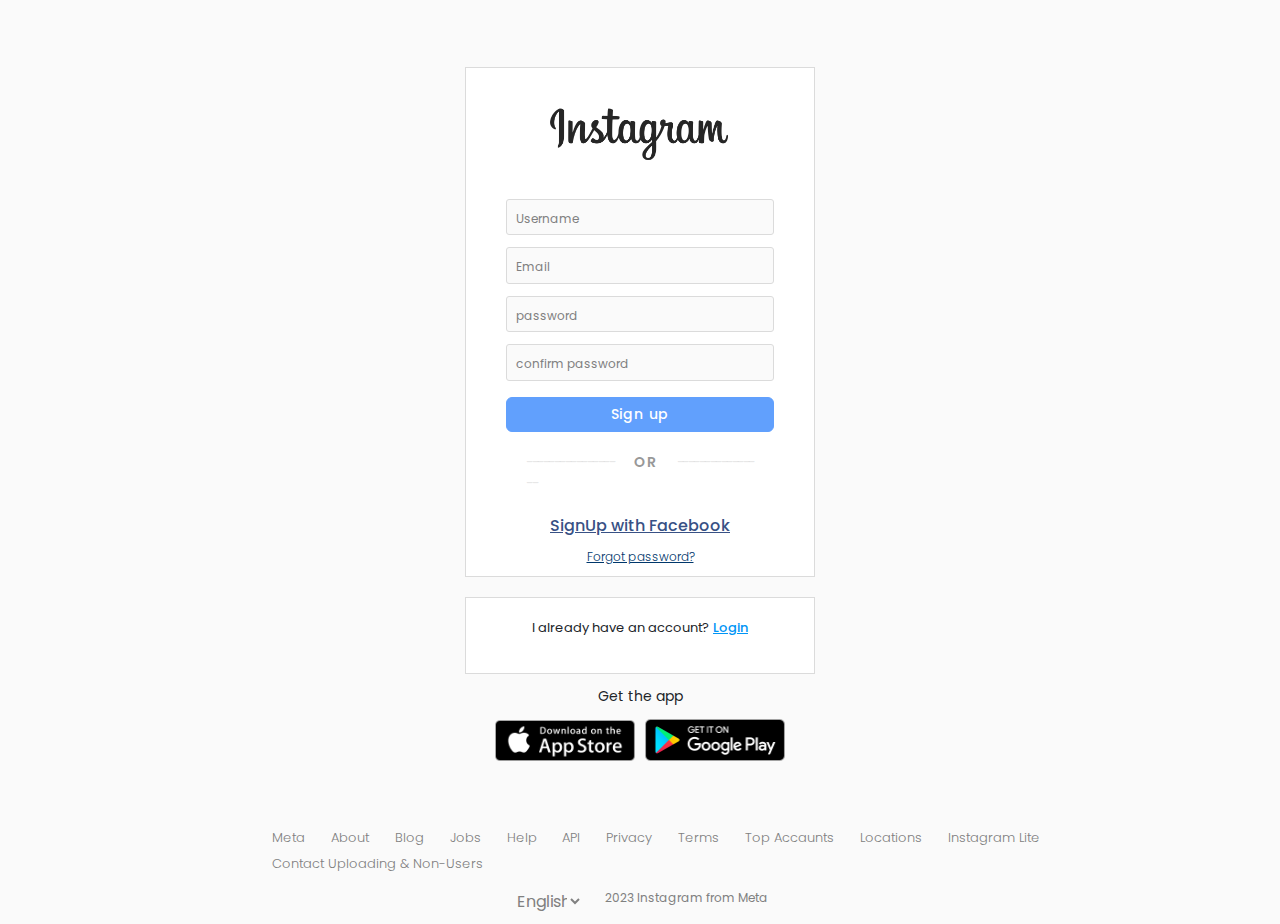
<file: index.html>
<!DOCTYPE html>
<html lang="en">
  <head>
    <meta charset="UTF-8" />
    <meta http-equiv="X-UA-Compatible" content="IE=edge" />
    <meta name="viewport" content="width=device-width, initial-scale=1.0" />
    <title>Instagram</title>
    <link
      rel="stylesheet"
      href="./bootstrap-5.3.1-dist/css/bootstrap.min.css"
    />
    <link rel="stylesheet" href="css/login.css" />
  </head>
  <body>
    <div class="container">
      <div class="form-c">
        
        <div class="form-steps">
          <form class="form">
            <div class="logoIcon-c">
              <img src="./images/icons.png" alt="" />
            </div>
            <div class="inpt-c">
              <input
                id="sign-username"
                onkeyup="changeInput('label-username',this)"
                type="text"
                
              />
              <label id="label-username" for="">Username</label>
            </div>
            <div class="inpt-c">
              <input
                id="sign-email"
                onkeyup="changeInput('label-email',this)"
                type="email"
                class="form-control "
              />
              <label id="label-email" for="">Email</label>
            </div>
            <div class="inpt-c">
              <input
                id="sign-pass"
                onkeyup="changeInput('label-pass',this)"
                type="password"
                class="form-control "
              />
              <label id="label-pass" for="">password</label>
            </div>
            <div class="inpt-c">
              <input
                id="sign-con-pass"
                onkeyup="changeInput('label-con-pass',this)"
                type="password"
                class="form-control "
              />
              <label id="label-con-pass" for="">confirm password</label>
            </div>
          
              <button type="button" id="btn-sign" class="btn btn-primary disabled"  >Sign up</button>
              
            
            <p id="OR-line">----------------<span>OR</span>----------------</p>
            <a id="login-facebook" href="">SignUp with Facebook</a>
            <p class="err-message">
              There was a problem SignUp you into Instagram. Please try again
              soon.
            </p>
            <a id="forgot-pass" href="">Forgot password?</a>
          </form>
          <div class="subForm">
            <p>I already have an account? <a href="login.html">Login</a></p>
          </div>
          <p>Get the app</p>
          <div class="img-c">
            <a href="">
              <img src="./images/app-store.png" alt="" />
            </a>
            <a href="">
              <img src="./images/play-market.png" alt="" />
            </a>
          </div>
        </div>
      </div>
      <footer>
        <ul>
          <li>Meta</li>
          <li>About</li>
          <li>Blog</li>
          <li>Jobs</li>
          <li>Help</li>
          <li>API</li>
          <li>Privacy</li>
          <li>Terms</li>
          <li>Top Accaunts</li>
          <li>Locations</li>
          <li>Instagram Lite</li>
          <li>Contact Uploading & Non-Users</li>
        </ul>
        <div class="foot-end">
          <select name="" id="">
            <option value="">English</option>
            <option value="">Russian</option>
            <option value="">Azerbaijani</option>
            <option value="">Turkish</option>
          </select>
          <span> 2023 Instagram from Meta</span>
        </div>
      </footer>
    </div>
  </body>

  <script src="js/validationSign.js"></script>
</html>
</file>
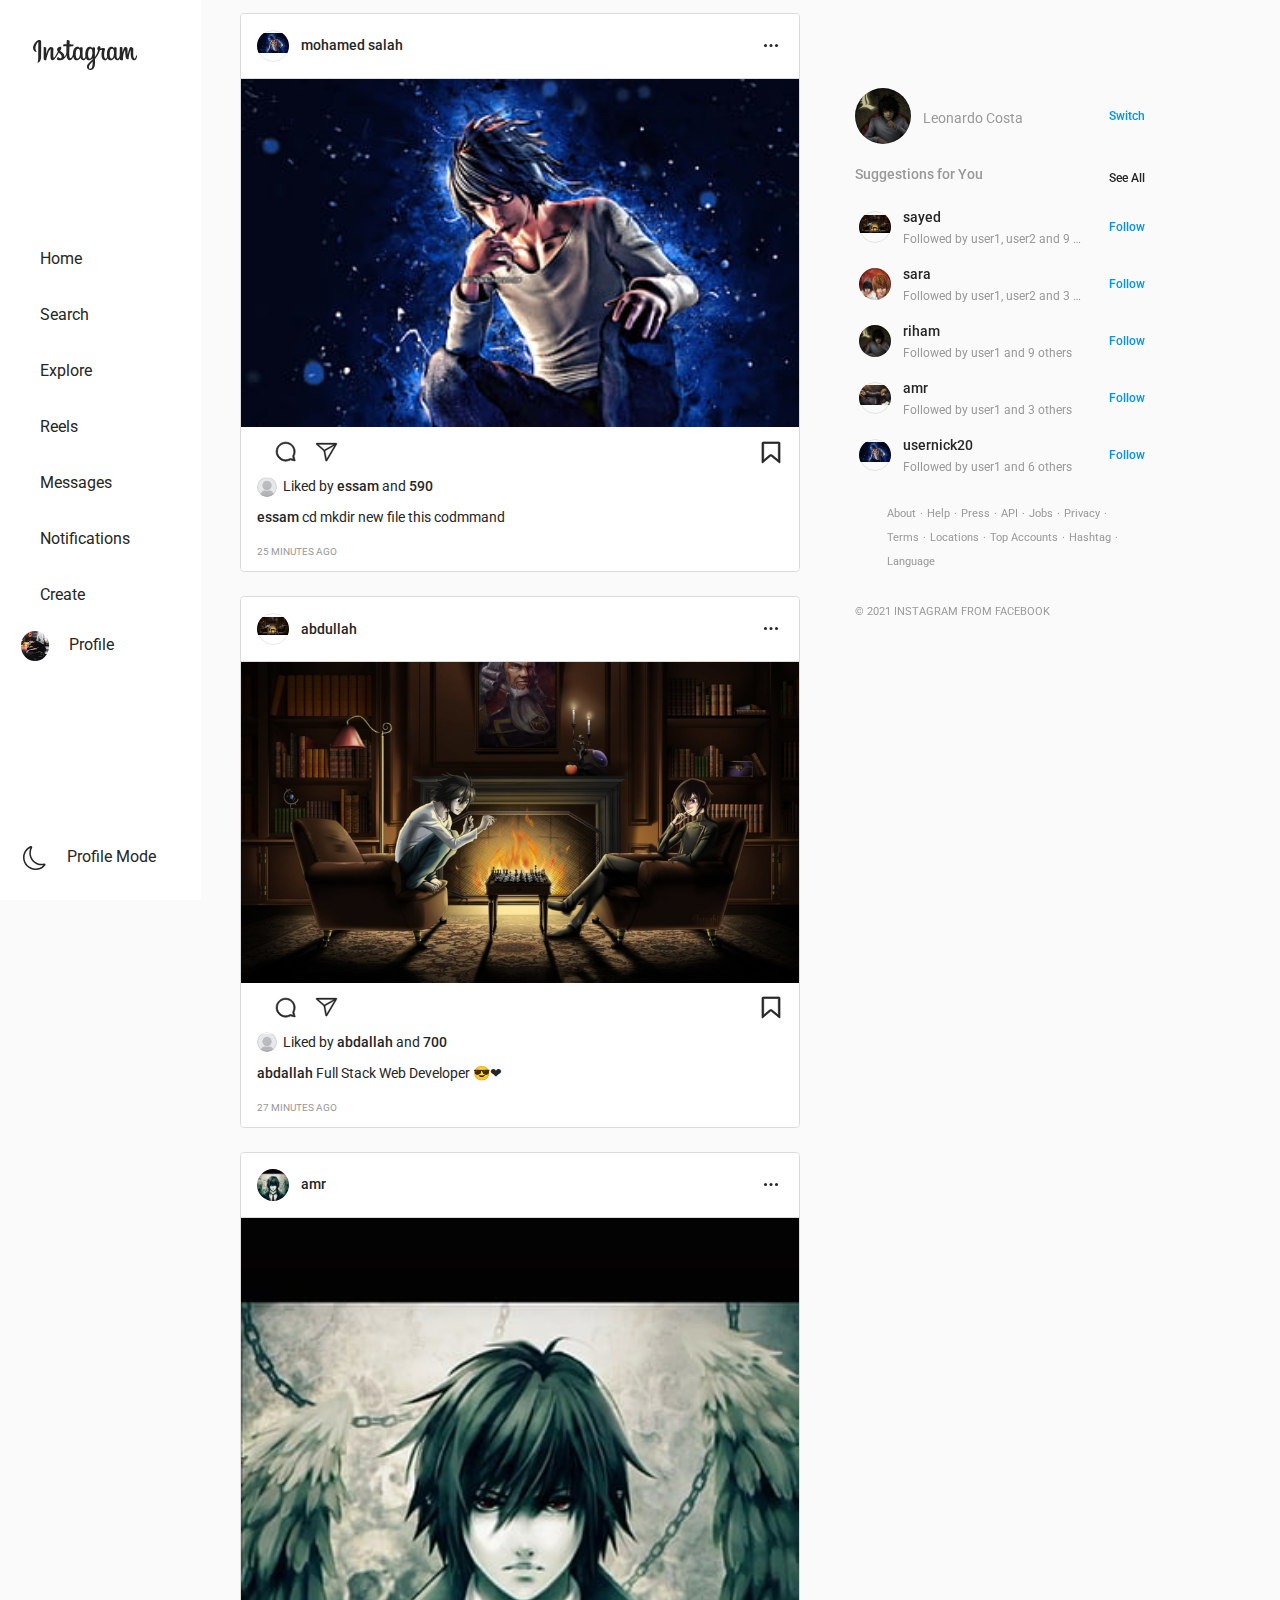
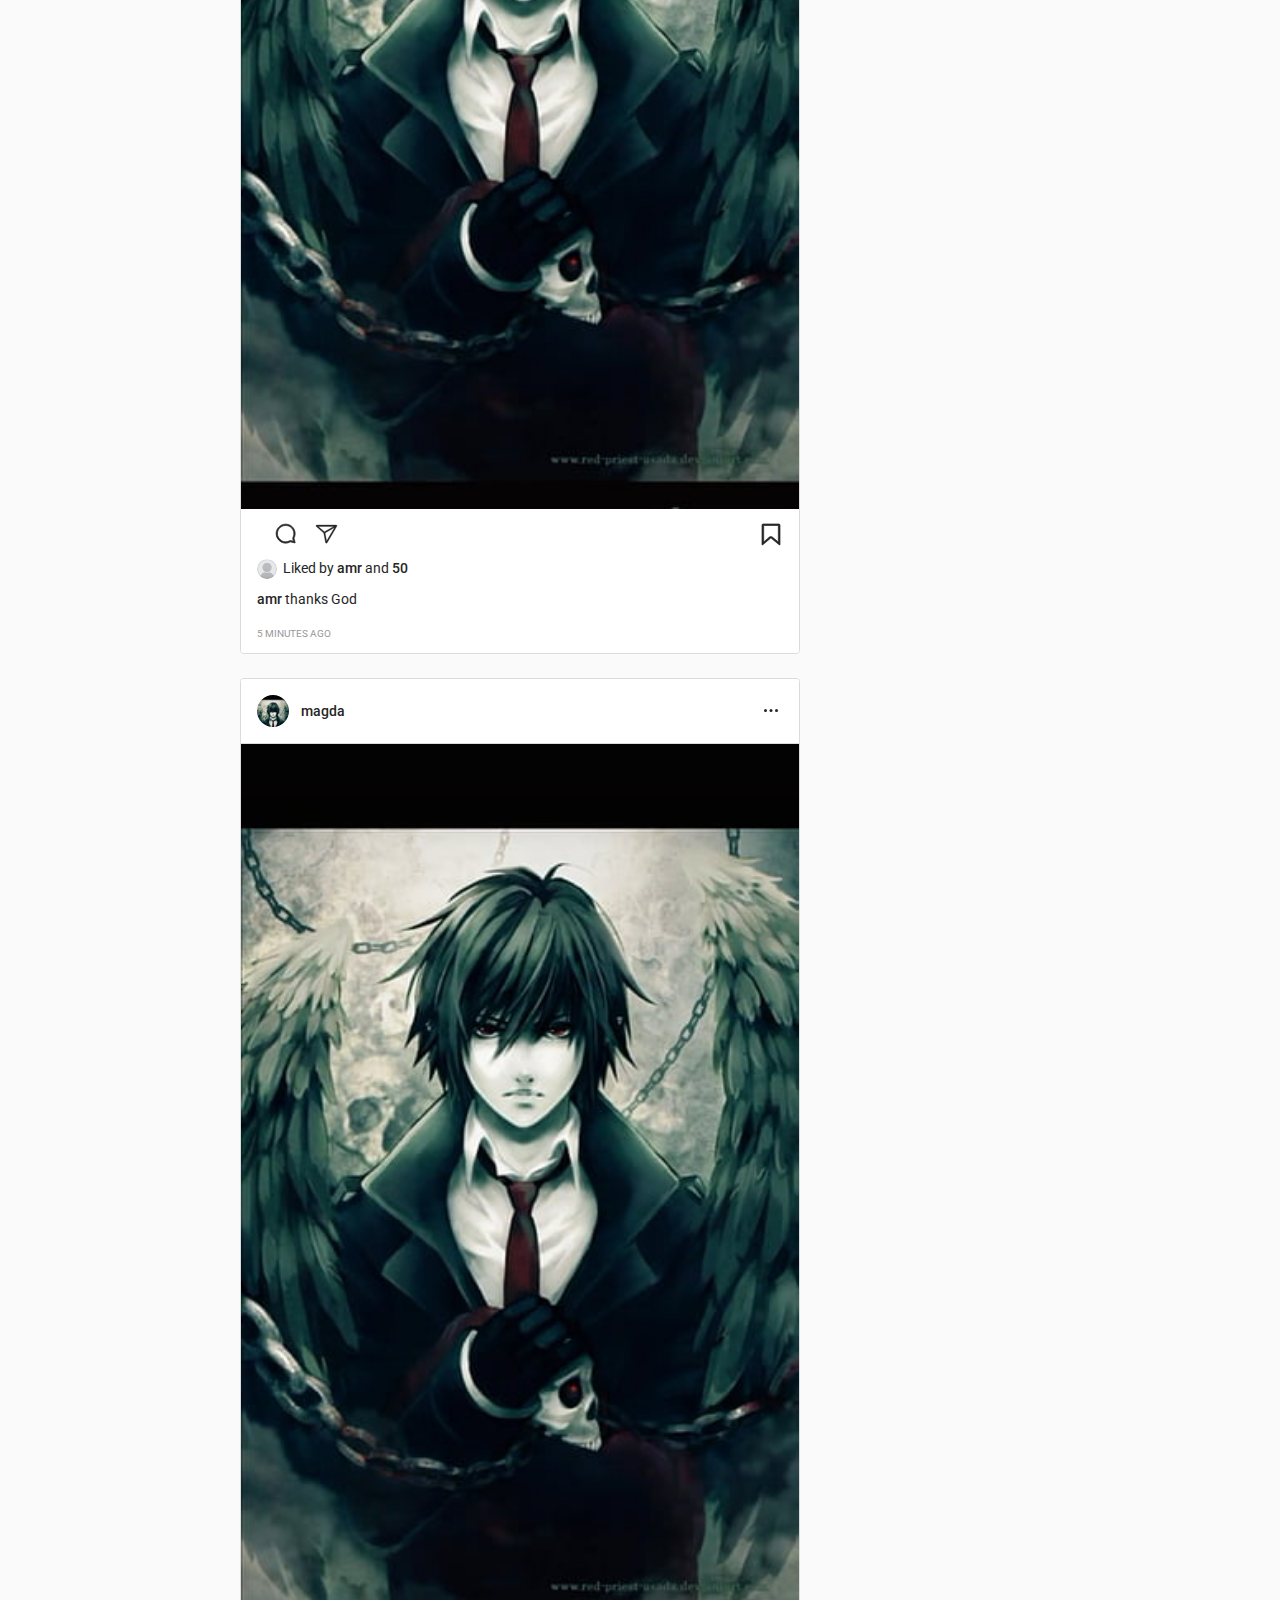
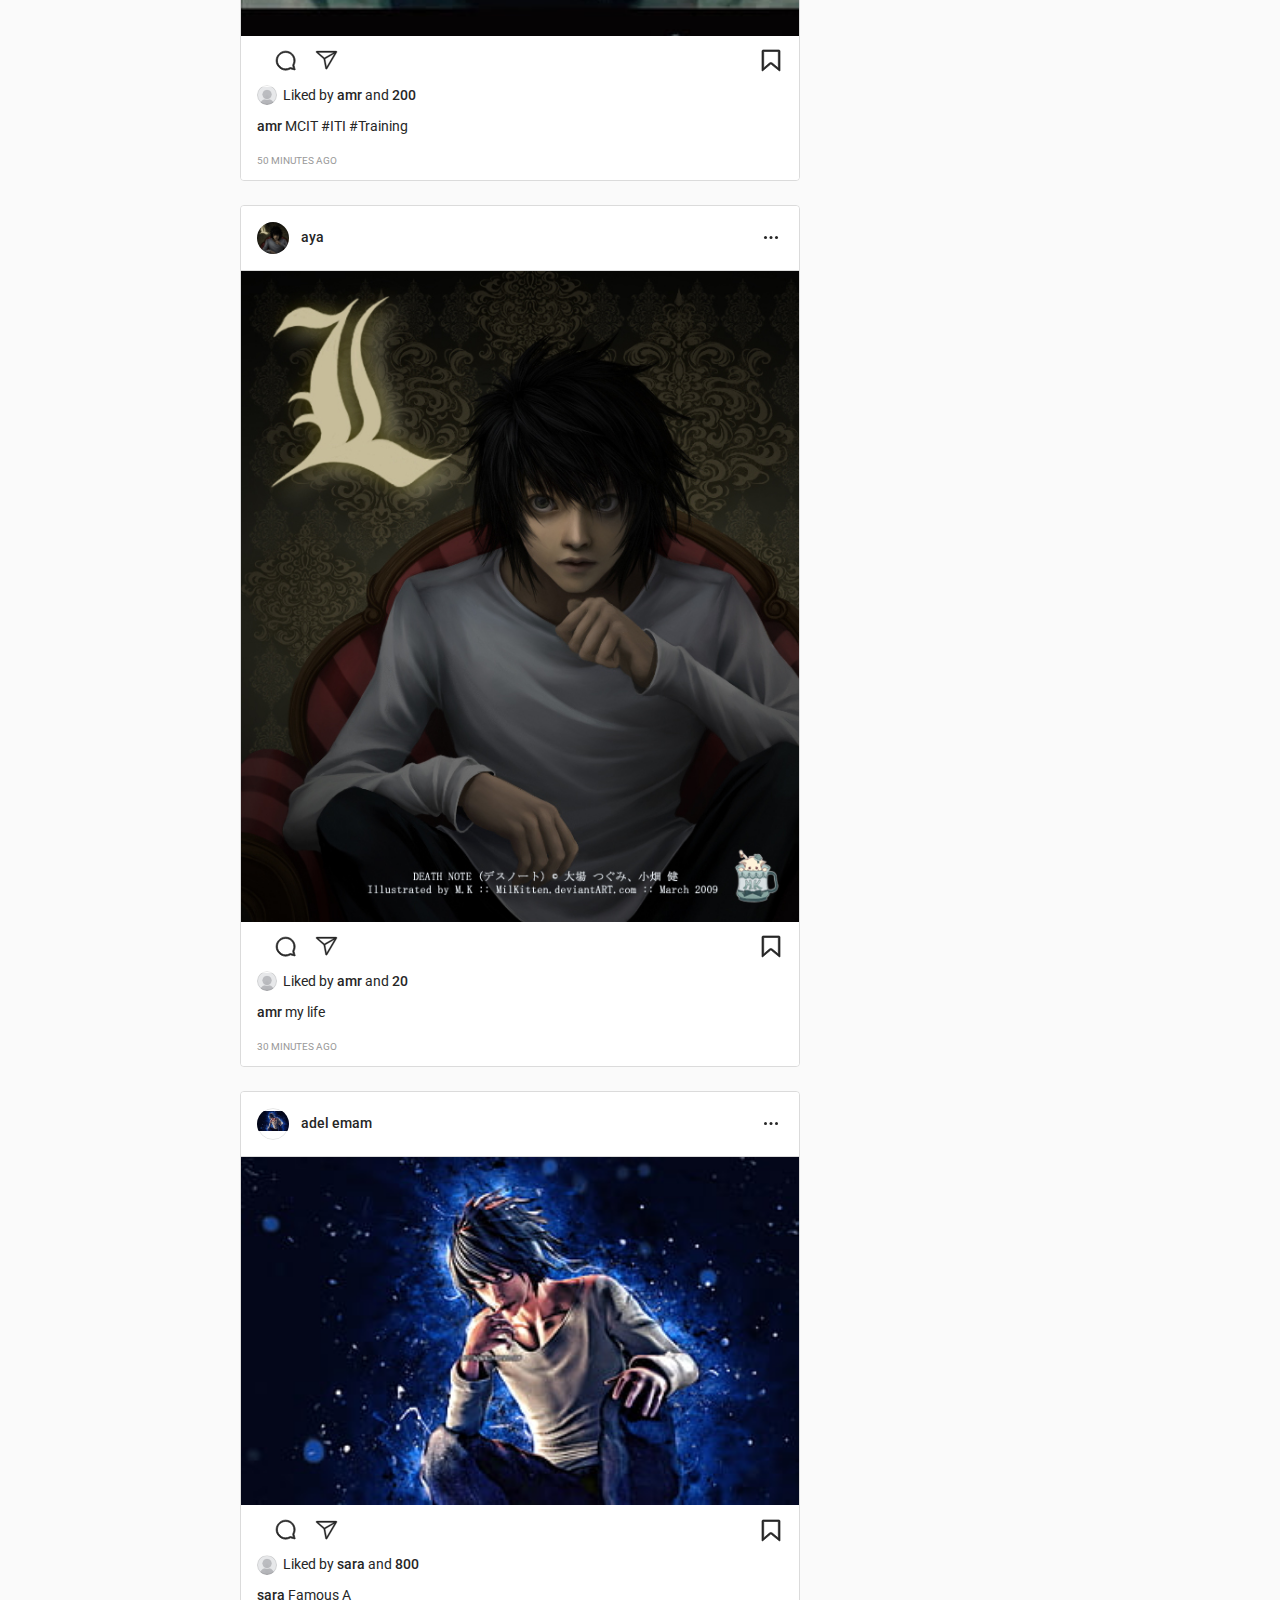
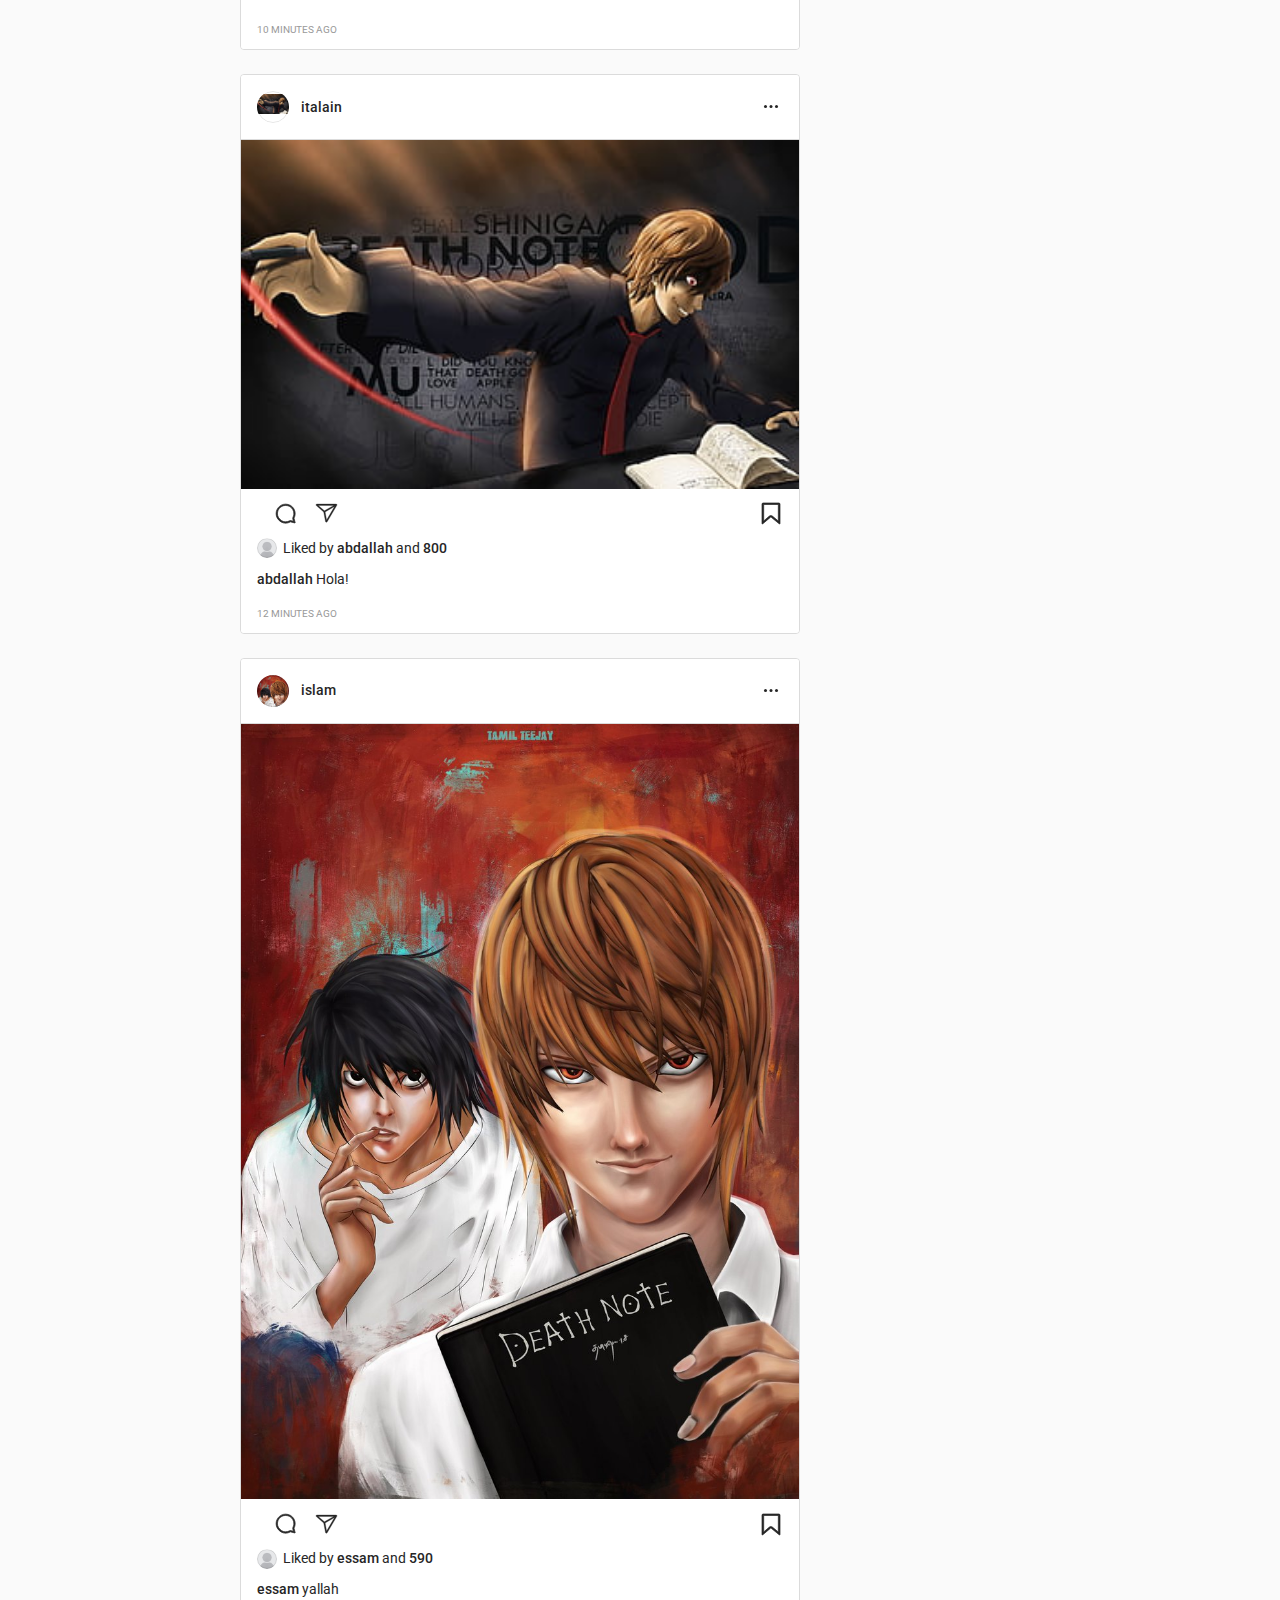
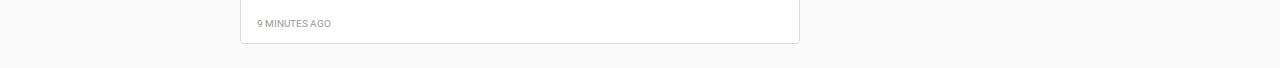
<file: home.html>
<!DOCTYPE html>
<html lang="en">
  <head>
    <title>Instagram Clone</title>
    <meta charset="utf-8" />
    <meta name="viewport" content="width=device-width, initial-scale=1.0" />
    <link rel="shortcut icon" href="assets/favicon.svg" type="image/x-icon" />
    <link
      rel="stylesheet"
      href="./bootstrap-5.3.1-dist/css/bootstrap.min.css"
    />
    <link rel="stylesheet" type="text/css" href="css/style.css" />
    <!-- font awesome library -->
    <link
      rel="stylesheet"
      href="https://cdnjs.cloudflare.com/ajax/libs/font-awesome/6.4.0/css/all.min.css"
      integrity="sha512-iecdLmaskl7CVkqkXNQ/ZH/XLlvWZOJyj7Yy7tcenmpD1ypASozpmT/E0iPtmFIB46ZmdtAc9eNBvH0H/ZpiBw=="
      crossorigin="anonymous"
      referrerpolicy="no-referrer"
    />
  </head>

  <body>
    <header class="header">
      <nav class="header__content">
        <div class="header__buttons">
          <a href="index.html" class="header__home">
            <svg
              width="104"
              height="30"
              viewBox="0 0 104 30"
              fill="none"
              xmlns="http://www.w3.org/2000/svg"
            >
              <path
                fill-rule="evenodd"
                clip-rule="evenodd"
                d="M5.34906 0.103386C3.22375 1.01086 0.881358 3.5683 0.144313 6.78057C-0.789613 10.8488 3.10259 12.5709 3.42568 12.0089C3.7942 11.3437 2.72397 11.1169 2.50185 9.00802C2.2141 6.28043 3.46606 3.23316 5.03607 1.89772C5.32887 1.65022 5.31372 1.99568 5.31372 2.63504C5.31372 3.7797 5.25314 14.0456 5.25314 16.1853C5.25314 19.0831 5.13703 20.0009 4.92501 20.9032C4.70793 21.821 4.36465 22.4397 4.62716 22.6769C4.91996 22.945 6.16688 22.3108 6.88373 21.2848C7.74698 20.0576 8.04987 18.5829 8.10541 16.9845C8.17103 15.051 8.16599 11.9934 8.17103 10.2455C8.17103 8.64193 8.19627 3.95501 8.14579 1.13461C8.1256 0.448846 6.2426 -0.273011 5.34906 0.103386ZM103.522 15.3294C103.214 15.3294 103.073 15.6543 102.957 16.1957C102.553 18.088 102.129 18.5159 101.579 18.5159C100.968 18.5159 100.418 17.5775 100.276 15.7007C100.165 14.226 100.18 11.5087 100.322 8.80693C100.352 8.25007 100.201 7.70352 98.7367 7.16212C98.1056 6.9301 97.1868 6.58464 96.7325 7.70867C95.4452 10.8694 94.9404 13.3804 94.8192 14.4013C94.8142 14.4529 94.7485 14.4632 94.7384 14.3446C94.6627 13.5248 94.4961 12.0398 94.4709 8.92036C94.4658 8.31194 94.3396 7.79117 93.6783 7.36837C93.2492 7.09509 91.9468 6.60526 91.4773 7.1879C91.0734 7.66227 90.5989 8.93583 90.1092 10.4466C89.7104 11.6737 89.4378 12.5039 89.4378 12.5039C89.4378 12.5039 89.4428 9.18848 89.4479 7.93554C89.4479 7.46118 89.1298 7.3065 89.0339 7.27556C88.5998 7.14666 87.7416 6.93525 87.3781 6.93525C86.9288 6.93525 86.8228 7.1879 86.8228 7.55915C86.8228 7.60555 86.7521 11.9212 86.7521 14.9376V15.3655C86.5047 16.7525 85.7021 18.6345 84.8287 18.6345C83.9503 18.6345 83.5414 17.8508 83.5414 14.2518C83.5414 12.1533 83.602 11.2406 83.6323 9.72472C83.6474 8.85333 83.6828 8.17788 83.6828 8.02835C83.6777 7.55915 82.8801 7.32712 82.5116 7.23947C82.138 7.15181 81.8149 7.11572 81.5625 7.13119C81.2041 7.15181 80.9517 7.38899 80.9517 7.71899C80.9517 7.89429 80.9517 8.22944 80.9517 8.22944C80.4923 7.49727 79.7552 6.98682 79.2605 6.83729C77.9379 6.44027 76.5546 6.79088 75.5097 8.27585C74.6817 9.45144 74.182 10.7869 73.9851 12.705C73.8387 14.1074 73.8892 15.5305 74.1416 16.7319C73.8336 18.088 73.2581 18.6448 72.6321 18.6448C71.7235 18.6448 71.0621 17.1341 71.1379 14.5199C71.1883 12.8029 71.5266 11.5964 71.8951 9.84847C72.0516 9.10598 71.9254 8.71412 71.6023 8.34288C71.3095 8.00257 70.6785 7.82726 69.7748 8.03867C69.1337 8.19335 68.2099 8.35835 67.3719 8.48209C67.3719 8.48209 67.4224 8.27585 67.4627 7.91492C67.6798 6.01231 65.6454 6.16699 64.9941 6.77541C64.6054 7.1415 64.3429 7.56946 64.242 8.33772C64.0855 9.55972 65.0648 10.1372 65.0648 10.1372C64.7417 11.6325 63.9542 13.5867 63.1414 14.9994C62.7073 15.7574 62.3691 16.3194 61.94 16.9124C61.94 16.6906 61.94 16.4689 61.9349 16.2472C61.9248 13.102 61.9652 10.627 61.9854 9.73503C62.0005 8.86365 62.0359 8.20882 62.0359 8.05413C62.0308 7.71383 61.8339 7.58493 61.425 7.41993C61.0616 7.27556 60.6375 7.17759 60.1933 7.1415C59.638 7.09509 59.2997 7.39931 59.3098 7.75508C59.3098 7.82211 59.3098 8.2346 59.3098 8.2346C58.8504 7.50243 58.1134 6.99197 57.6187 6.84244C56.296 6.44542 54.9128 6.79604 53.8678 8.281C53.0399 9.4566 52.4997 11.1117 52.3432 12.6946C52.2019 14.1693 52.2271 15.4222 52.424 16.4792C52.212 17.5363 51.6062 18.6448 50.9247 18.6448C50.0513 18.6448 49.5515 17.8611 49.5515 14.2621C49.5515 12.1636 49.6121 11.2509 49.6424 9.73503C49.6626 8.86365 49.6929 8.18819 49.6929 8.03867C49.6879 7.56946 48.8902 7.33743 48.5217 7.24978C48.133 7.15697 47.7998 7.12603 47.5423 7.14666C47.2041 7.17244 46.9668 7.4818 46.9668 7.70867V8.23975C46.5075 7.50758 45.7654 6.99713 45.2757 6.8476C43.953 6.45058 42.5799 6.81151 41.5299 8.28616C40.8433 9.25036 40.288 10.3177 40.0053 12.6792C39.9195 13.3598 39.8841 13.9991 39.8892 14.5973C39.6166 16.2988 38.4101 18.253 37.4256 18.253C36.8501 18.253 36.2999 17.1134 36.2999 14.6901C36.2999 11.4572 36.4968 6.85791 36.5321 6.41449C36.5321 6.41449 37.779 6.39386 38.0213 6.38871C38.6423 6.38355 39.2077 6.39902 40.0356 6.35261C40.4495 6.33199 40.8484 4.81609 40.4243 4.63047C40.2274 4.54281 38.8543 4.47063 38.3091 4.46031C37.8749 4.43453 36.5977 4.33657 36.5977 4.33657C36.5977 4.33657 36.7138 1.28414 36.7391 0.959303C36.7593 0.691184 36.416 0.551969 36.2242 0.469471C35.7446 0.263226 35.3205 0.165259 34.8157 0.0621369C34.114 -0.0873908 33.801 0.0569808 33.7354 0.660248C33.6395 1.56773 33.594 4.2386 33.594 4.2386C33.0791 4.2386 31.3274 4.13548 30.8175 4.13548C30.3379 4.13548 29.828 6.21855 30.4843 6.24433C31.2415 6.27527 32.5642 6.30105 33.4426 6.32683C33.4426 6.32683 33.4022 11.0034 33.4022 12.4472C33.4022 12.5967 33.4022 12.7462 33.4022 12.8906C32.9226 15.448 31.2213 16.8247 31.2213 16.8247C31.5848 15.1335 30.8427 13.8651 29.4999 12.7926C29.0052 12.3956 28.0309 11.648 26.9354 10.823C26.9354 10.823 27.5664 10.1888 28.1318 8.91521C28.5306 8.01289 28.5458 6.9765 27.5715 6.74963C25.9611 6.37324 24.6283 7.57461 24.2346 8.86365C23.9266 9.85878 24.0932 10.5961 24.694 11.3644C24.7343 11.4211 24.7848 11.4778 24.8353 11.5345C24.4718 12.2512 23.9721 13.2103 23.548 13.9527C22.3718 16.0204 21.4833 17.6548 20.8119 17.6548C20.2767 17.6548 20.2818 15.9946 20.2818 14.4426C20.2818 13.102 20.3777 11.0911 20.4585 9.00286C20.4837 8.31194 20.1455 7.92007 19.575 7.5643C19.2318 7.34774 18.4947 6.91979 18.0656 6.91979C17.4245 6.91979 15.5819 7.00744 13.8402 12.1326C13.6231 12.7771 13.189 13.9579 13.189 13.9579L13.2243 7.79633C13.2243 7.65196 13.1486 7.51274 12.977 7.41477C12.6842 7.24978 11.8966 6.91979 11.2 6.91979C10.8668 6.91979 10.7002 7.07963 10.7002 7.39415L10.6396 17.0361C10.6396 17.7683 10.6598 18.6242 10.7305 18.9954C10.8012 19.3667 10.9173 19.676 11.0586 19.8565C11.2 20.037 11.3666 20.1762 11.6341 20.2329C11.8865 20.2845 13.2698 20.4649 13.3404 19.9287C13.4263 19.2842 13.4313 18.5881 14.1583 15.9946C15.2891 11.9522 16.7632 9.98253 17.4548 9.28129C17.5759 9.15755 17.7173 9.15239 17.7072 9.35348C17.6769 10.2403 17.5759 12.4575 17.5052 14.3343C17.3185 19.3667 18.2171 20.2999 19.5044 20.2999C20.4888 20.2999 21.877 19.3048 23.3663 16.7886C24.2951 15.2212 25.1937 13.6795 25.845 12.5709C26.2943 12.9937 26.8041 13.4526 27.309 13.9373C28.4852 15.0716 28.8689 16.1493 28.6164 17.1702C28.4196 17.9539 27.6825 18.7583 26.37 17.9745C25.9863 17.7477 25.8248 17.5723 25.4411 17.3094C25.2341 17.1702 24.9161 17.1289 24.7293 17.2784C24.2396 17.6548 23.9569 18.1344 23.7954 18.7273C23.6389 19.3048 24.2093 19.609 24.7949 19.8771C25.3048 20.1092 26.3952 20.3154 27.0919 20.3412C29.8028 20.434 31.9735 19.0109 33.488 15.3397C33.7606 18.5108 34.9116 20.3051 36.9107 20.3051C38.2485 20.3051 39.5913 18.5469 40.1769 16.8195C40.3435 17.5259 40.596 18.1395 40.914 18.6551C42.4588 21.1404 45.4473 20.6041 46.9517 18.4953C47.4161 17.8456 47.4868 17.6084 47.4868 17.6084C47.7039 19.5987 49.284 20.2948 50.1876 20.2948C51.1973 20.2948 52.2423 19.8101 52.9743 18.1344C53.0601 18.3148 53.156 18.4901 53.257 18.6551C54.7967 21.1404 57.7903 20.6041 59.2896 18.4953C59.3603 18.3973 59.4209 18.3097 59.4764 18.2272L59.5218 19.5368C59.5218 19.5368 58.6636 20.336 58.1386 20.8259C55.8215 22.9863 54.0596 24.6259 53.9284 26.5337C53.7618 28.9674 55.7054 29.8697 57.1744 29.9883C58.7343 30.112 60.0721 29.2407 60.8899 28.0135C61.6118 26.9359 62.0864 24.6105 62.051 22.3211C62.0359 21.4033 62.0157 20.2381 61.9955 18.9851C62.8083 18.0261 63.727 16.8092 64.5701 15.3913C65.4889 13.8393 66.4783 11.7614 66.9832 10.1424C66.9832 10.1424 67.8414 10.1475 68.7551 10.0908C69.0479 10.0753 69.1287 10.1321 69.0782 10.3486C69.0126 10.6116 67.9221 14.886 68.9166 17.7322C69.5982 19.6812 71.1328 20.3102 72.0415 20.3102C73.1067 20.3102 74.1264 19.4956 74.6716 18.2787C74.7373 18.4128 74.8079 18.5417 74.8837 18.6654C76.4234 21.1507 79.4069 20.6093 80.9214 18.5056C81.2647 18.0312 81.4565 17.6187 81.4565 17.6187C81.7796 19.6812 83.3597 20.3154 84.2633 20.3154C85.2023 20.3154 86.0958 19.9235 86.8228 18.1808C86.8531 18.949 86.9035 19.5781 86.9742 19.774C87.0197 19.8926 87.2872 20.0473 87.4841 20.1195C88.3474 20.4443 89.2207 20.2896 89.5488 20.2226C89.776 20.1762 89.9476 19.9906 89.9729 19.5214C90.0335 18.2787 89.9981 16.1853 90.3667 14.6334C90.9876 12.0244 91.5681 11.0138 91.8458 10.5136C91.9972 10.2352 92.1739 10.1888 92.179 10.4827C92.1941 11.0859 92.2244 12.8442 92.4617 15.216C92.6384 16.9588 92.8756 17.99 93.0574 18.3148C93.5773 19.2481 94.2185 19.2893 94.7384 19.2893C95.0716 19.2893 95.7632 19.1965 95.7027 18.6036C95.6724 18.3148 95.7279 16.5308 96.3387 13.9579C96.7426 12.2822 97.409 10.7663 97.6513 10.2146C97.7421 10.0083 97.7825 10.1733 97.7825 10.2042C97.7321 11.3592 97.6159 15.1335 98.0804 17.2011C98.7064 20.0009 100.524 20.3102 101.155 20.3102C102.503 20.3102 103.608 19.2687 103.982 16.5205C104.052 15.845 103.921 15.3294 103.522 15.3294ZM46.9668 13.6331C46.8911 15.0871 46.6084 16.3039 46.1642 17.1856C45.3514 18.784 43.7511 19.2893 43.0443 16.9794C42.5345 15.314 42.7061 13.0453 42.9181 11.8181C43.2311 9.99799 44.0187 8.70896 45.2504 8.83271C46.5175 8.96161 47.1284 10.6116 46.9668 13.6331ZM59.3098 13.6537C59.2391 15.0252 58.8858 16.4071 58.5071 17.1856C57.7196 18.7943 56.0688 19.2996 55.3873 16.9794C54.9229 15.3965 55.0339 13.3495 55.2611 12.0604C55.559 10.3847 56.2859 8.83271 57.5934 8.83271C58.8656 8.83271 59.4916 10.2506 59.3098 13.6537ZM59.6329 23.0224C59.6178 25.5282 59.229 27.7196 58.3961 28.359C57.2148 29.2613 55.6296 28.5858 55.9578 26.7606C56.2506 25.1415 57.6186 23.4916 59.6329 21.4755C59.638 21.4704 59.638 21.9293 59.6329 23.0224ZM80.9365 13.6692C80.8659 15.1747 80.5377 16.3555 80.1339 17.1856C79.3463 18.7943 77.7056 19.2945 77.014 16.9794C76.6354 15.7213 76.6203 13.6124 76.8929 11.8542C77.1705 10.065 77.9429 8.70896 79.2252 8.83271C80.4822 8.95646 81.0728 10.6116 80.9365 13.6692Z"
                fill="var(--text-dark)"
              />
            </svg>
          </a>
        </div>

        <div class="header__search">
          <input type="text" placeholder="Search" />
          <svg
            width="24"
            height="24"
            viewBox="0 0 24 24"
            fill="none"
            xmlns="http://www.w3.org/2000/svg"
          >
            <path
              fill-rule="evenodd"
              clip-rule="evenodd"
              d="M21.669 21.6543C21.8625 21.4622 21.863 21.1494 21.6703 20.9566L17.3049 16.5913C18.7912 14.9327 19.7017 12.7525 19.7017 10.3508C19.7017 5.18819 15.5135 1 10.3508 1C5.18819 1 1 5.18819 1 10.3508C1 15.5135 5.18819 19.7017 10.3508 19.7017C12.7624 19.7017 14.9475 18.7813 16.606 17.2852L20.9739 21.653C21.1657 21.8449 21.4765 21.8454 21.669 21.6543ZM1.9843 10.3508C1.9843 5.7394 5.7394 1.9843 10.3508 1.9843C14.9623 1.9843 18.7174 5.7394 18.7174 10.3508C18.7174 14.9623 14.9623 18.7174 10.3508 18.7174C5.7394 18.7174 1.9843 14.9623 1.9843 10.3508Z"
              fill="#A5A5A5"
              stroke="#A5A5A5"
              stroke-linecap="round"
              stroke-linejoin="round"
            />
          </svg>
        </div>

        <div class="header__buttons header__buttons--mobile">
         <a
                href="#"
                class="nav-link text-dark createPost"
                
                aria-current="page"
                data-bs-toggle="modal"
                data-bs-target="#exampleModal"
              >
            <svg
              width="24"
              height="24"
              viewBox="0 0 24 24"
              fill="none"
              xmlns="http://www.w3.org/2000/svg"
            >
              <rect
                x="3"
                y="3"
                width="18"
                height="18"
                rx="5"
                stroke="var(--text-dark)"
                stroke-width="1.8"
              />
              <line
                x1="12.1"
                y1="6.9"
                x2="12.1"
                y2="17.1"
                stroke="var(--text-dark)"
                stroke-width="1.8"
                stroke-linecap="round"
              />
              <line
                x1="6.9"
                y1="11.8"
                x2="17.1"
                y2="11.8"
                stroke="var(--text-dark)"
                stroke-width="1.8"
                stroke-linecap="round"
              />
            </svg>
          </a>
          <a href="#">
            <svg
              width="24"
              height="24"
              viewBox="0 0 24 24"
              fill="none"
              xmlns="http://www.w3.org/2000/svg"
            >
              <path
                d="M11.4995 21.2609C11.1062 21.2609 10.7307 21.1362 10.4133 20.9001C8.2588 19.3012 3.10938 15.3239 1.81755 12.9143C0.127895 9.76543 1.14258 5.72131 4.07489 3.89968C5.02253 3.31177 6.09533 3 7.18601 3C8.81755 3 10.3508 3.66808 11.4995 4.85726C12.6483 3.66808 14.1815 3 15.8131 3C16.9038 3 17.9766 3.31177 18.9242 3.89968C21.8565 5.72131 22.8712 9.76543 21.186 12.9143C19.8942 15.3239 14.7448 19.3012 12.5902 20.9001C12.2684 21.1362 11.8929 21.2609 11.4995 21.2609ZM7.18601 4.33616C6.34565 4.33616 5.5187 4.57667 4.78562 5.03096C2.43888 6.49183 1.63428 9.74316 2.99763 12.2819C4.19558 14.5177 9.58639 18.6242 11.209 19.8267C11.3789 19.9514 11.6158 19.9514 11.7856 19.8267C13.4082 18.6197 18.799 14.5133 19.997 12.2819C21.3603 9.74316 20.5557 6.48738 18.209 5.03096C17.4804 4.57667 16.6534 4.33616 15.8131 4.33616C14.3425 4.33616 12.9657 5.04878 12.0359 6.28696L11.4995 7.00848L10.9631 6.28696C10.0334 5.04878 8.6611 4.33616 7.18601 4.33616Z"
                fill="var(--text-dark)"
                stroke="var(--text-dark)"
                stroke-width="0.6"
              />
            </svg>
          </a>
          <a href="#">
            <svg
              width="24"
              height="24"
              viewBox="0 0 24 24"
              fill="none"
              xmlns="http://www.w3.org/2000/svg"
            >
              <path
                d="M5.81038 19.7478C5.83176 19.4539 5.70787 19.1681 5.47873 18.9827C3.2792 17.2037 1.9 14.5525 1.9 11.5868C1.9 6.27627 6.38748 1.9 12.0098 1.9C17.6196 1.9 22.1078 6.27565 22.1078 11.5868C22.1078 16.8966 17.6092 21.2735 11.998 21.2735C11.0656 21.2735 10.1798 21.1544 9.32697 20.9277C9.15685 20.8825 8.97721 20.8882 8.81028 20.944L5.64643 22.0022L5.81038 19.7478Z"
                stroke="var(--text-dark)"
                stroke-width="1.8"
                stroke-linejoin="round"
              />
              <path
                d="M10.1498 8.7952C10.2222 8.80563 10.2825 8.81606 10.3548 8.82649C11.428 9.05591 12.5252 10.0362 13.3693 10.6202C13.8396 10.9539 14.2375 10.9226 14.7078 10.6097C15.7086 9.92147 16.7456 9.26448 17.7705 8.58664C18.0478 8.39893 18.3372 8.20079 18.6748 8.45107C19.0486 8.7222 18.8195 9.0142 18.6266 9.28534C17.6137 10.6827 16.6129 12.0801 15.588 13.4671C14.8886 14.4265 13.8999 14.5621 12.8388 13.8842C12.1032 13.4045 11.3436 12.9561 10.6201 12.4556C10.1378 12.1219 9.73984 12.1636 9.28163 12.4764C8.26876 13.1647 7.24382 13.8217 6.21889 14.4995C5.94156 14.6872 5.65216 14.8854 5.31454 14.6247C4.97691 14.3744 5.15778 14.0928 5.33865 13.8321C6.3877 12.393 7.42469 10.9539 8.47374 9.51476C8.82343 9.02463 9.47456 8.73263 10.1498 8.7952Z"
                fill="var(--text-dark)"
              />
            </svg>
          </a>
          <button class="header__theme-button" title="Toggle Theme">
            <svg
              class="header__theme-button-moon"
              xmlns="http://www.w3.org/2000/svg"
              width="24"
              height="24"
              fill="var(--text-dark)"
              viewBox="0 0 16 16"
            >
              <path
                d="M6 .278a.768.768 0 0 1 .08.858 7.208 7.208 0 0 0-.878 3.46c0 4.021 3.278 7.277 7.318 7.277.527 0 1.04-.055 1.533-.16a.787.787 0 0 1 .81.316.733.733 0 0 1-.031.893A8.349 8.349 0 0 1 8.344 16C3.734 16 0 12.286 0 7.71 0 4.266 2.114 1.312 5.124.06A.752.752 0 0 1 6 .278zM4.858 1.311A7.269 7.269 0 0 0 1.025 7.71c0 4.02 3.279 7.276 7.319 7.276a7.316 7.316 0 0 0 5.205-2.162c-.337.042-.68.063-1.029.063-4.61 0-8.343-3.714-8.343-8.29 0-1.167.242-2.278.681-3.286z"
              />
            </svg>
            <svg
              class="header__theme-button-sun"
              xmlns="http://www.w3.org/2000/svg"
              width="24"
              height="24"
              fill="var(--text-dark)"
              viewBox="0 0 16 16"
            >
              <path
                d="M8 11a3 3 0 1 1 0-6 3 3 0 0 1 0 6zm0 1a4 4 0 1 0 0-8 4 4 0 0 0 0 8zM8 0a.5.5 0 0 1 .5.5v2a.5.5 0 0 1-1 0v-2A.5.5 0 0 1 8 0zm0 13a.5.5 0 0 1 .5.5v2a.5.5 0 0 1-1 0v-2A.5.5 0 0 1 8 13zm8-5a.5.5 0 0 1-.5.5h-2a.5.5 0 0 1 0-1h2a.5.5 0 0 1 .5.5zM3 8a.5.5 0 0 1-.5.5h-2a.5.5 0 0 1 0-1h2A.5.5 0 0 1 3 8zm10.657-5.657a.5.5 0 0 1 0 .707l-1.414 1.415a.5.5 0 1 1-.707-.708l1.414-1.414a.5.5 0 0 1 .707 0zm-9.193 9.193a.5.5 0 0 1 0 .707L3.05 13.657a.5.5 0 0 1-.707-.707l1.414-1.414a.5.5 0 0 1 .707 0zm9.193 2.121a.5.5 0 0 1-.707 0l-1.414-1.414a.5.5 0 0 1 .707-.707l1.414 1.414a.5.5 0 0 1 0 .707zM4.464 4.465a.5.5 0 0 1-.707 0L2.343 3.05a.5.5 0 1 1 .707-.707l1.414 1.414a.5.5 0 0 1 0 .708z"
              />
            </svg>
          </button>
        </div>

        <div class="header__buttons header__buttons--desktop">
          <a href="#">
            <svg
              width="24"
              height="24"
              viewBox="0 0 24 24"
              fill="none"
              xmlns="http://www.w3.org/2000/svg"
            >
              <path
                d="M2.45307 11.751L11.9773 2.02175L21.5015 11.751C21.7906 12.0463 21.9545 12.4468 21.9545 12.8711V20.4556C21.9545 20.7747 21.7037 21 21.4427 21H15.964C15.713 21 15.4721 20.7849 15.4721 20.476V15.8886C15.4721 13.9497 13.9267 12.34 11.9773 12.34C10.0279 12.34 8.48244 13.9497 8.48244 15.8886V20.476C8.48244 20.7849 8.24157 21 7.99053 21H2.51187C2.25085 21 2 20.7747 2 20.4556V12.8711C2 12.4468 2.16397 12.0463 2.45307 11.751Z"
                stroke="var(--text-dark)"
                stroke-width="2"
              />
            </svg>
          </a>
          <a href="#">
            <svg
              width="24"
              height="24"
              viewBox="0 0 24 24"
              fill="none"
              xmlns="http://www.w3.org/2000/svg"
            >
              <path
                d="M5.81038 19.7478C5.83176 19.4539 5.70787 19.1681 5.47873 18.9827C3.2792 17.2037 1.9 14.5525 1.9 11.5868C1.9 6.27627 6.38748 1.9 12.0098 1.9C17.6196 1.9 22.1078 6.27565 22.1078 11.5868C22.1078 16.8966 17.6092 21.2735 11.998 21.2735C11.0656 21.2735 10.1798 21.1544 9.32697 20.9277C9.15685 20.8825 8.97721 20.8882 8.81028 20.944L5.64643 22.0022L5.81038 19.7478Z"
                stroke="var(--text-dark)"
                stroke-width="1.8"
                stroke-linejoin="round"
              />
              <path
                d="M10.1498 8.7952C10.2222 8.80563 10.2825 8.81606 10.3548 8.82649C11.428 9.05591 12.5252 10.0362 13.3693 10.6202C13.8396 10.9539 14.2375 10.9226 14.7078 10.6097C15.7086 9.92147 16.7456 9.26448 17.7705 8.58664C18.0478 8.39893 18.3372 8.20079 18.6748 8.45107C19.0486 8.7222 18.8195 9.0142 18.6266 9.28534C17.6137 10.6827 16.6129 12.0801 15.588 13.4671C14.8886 14.4265 13.8999 14.5621 12.8388 13.8842C12.1032 13.4045 11.3436 12.9561 10.6201 12.4556C10.1378 12.1219 9.73984 12.1636 9.28163 12.4764C8.26876 13.1647 7.24382 13.8217 6.21889 14.4995C5.94156 14.6872 5.65216 14.8854 5.31454 14.6247C4.97691 14.3744 5.15778 14.0928 5.33865 13.8321C6.3877 12.393 7.42469 10.9539 8.47374 9.51476C8.82343 9.02463 9.47456 8.73263 10.1498 8.7952Z"
                fill="var(--text-dark)"
              />
            </svg>
          </a>
          <a href="#">
            <svg
              width="24"
              height="24"
              viewBox="0 0 24 24"
              fill="none"
              xmlns="http://www.w3.org/2000/svg"
            >
              <path
                fill-rule="evenodd"
                clip-rule="evenodd"
                d="M18 2.8H7C5.23269 2.8 3.8 4.23269 3.8 6V17C3.8 18.7673 5.23269 20.2 7 20.2H18C19.7673 20.2 21.2 18.7673 21.2 17V6C21.2 4.23269 19.7673 2.8 18 2.8ZM7 1C4.23858 1 2 3.23858 2 6V17C2 19.7614 4.23858 22 7 22H18C20.7614 22 23 19.7614 23 17V6C23 3.23858 20.7614 1 18 1H7Z"
                fill="var(--text-dark)"
              />
              <path
                fill-rule="evenodd"
                clip-rule="evenodd"
                d="M22 7.99995H3V6.19995H22V7.99995Z"
                fill="var(--text-dark)"
              />
              <path
                fill-rule="evenodd"
                clip-rule="evenodd"
                d="M10 6.99989L6 1.99989L7.57349 1.12573L11.5735 6.12573L10 6.99989Z"
                fill="var(--text-dark)"
              />
              <path
                fill-rule="evenodd"
                clip-rule="evenodd"
                d="M16.5 6.99989L12.5 1.99989L14.0735 1.12573L18.0735 6.12573L16.5 6.99989Z"
                fill="var(--text-dark)"
              />
              <path
                d="M15.75 13.0671C16.0833 13.2595 16.0833 13.7407 15.75 13.9331L10.5 16.9642C10.1667 17.1566 9.75 16.9161 9.75 16.5312L9.75 10.469C9.75 10.0841 10.1667 9.84354 10.5 10.036L15.75 13.0671Z"
                fill="var(--text-dark)"
              />
            </svg>
          </a>
          <a href="#">
            <svg
              width="24"
              height="24"
              viewBox="0 0 24 24"
              fill="none"
              xmlns="http://www.w3.org/2000/svg"
            >
              <path
                d="M11.4995 21.2609C11.1062 21.2609 10.7307 21.1362 10.4133 20.9001C8.2588 19.3012 3.10938 15.3239 1.81755 12.9143C0.127895 9.76543 1.14258 5.72131 4.07489 3.89968C5.02253 3.31177 6.09533 3 7.18601 3C8.81755 3 10.3508 3.66808 11.4995 4.85726C12.6483 3.66808 14.1815 3 15.8131 3C16.9038 3 17.9766 3.31177 18.9242 3.89968C21.8565 5.72131 22.8712 9.76543 21.186 12.9143C19.8942 15.3239 14.7448 19.3012 12.5902 20.9001C12.2684 21.1362 11.8929 21.2609 11.4995 21.2609ZM7.18601 4.33616C6.34565 4.33616 5.5187 4.57667 4.78562 5.03096C2.43888 6.49183 1.63428 9.74316 2.99763 12.2819C4.19558 14.5177 9.58639 18.6242 11.209 19.8267C11.3789 19.9514 11.6158 19.9514 11.7856 19.8267C13.4082 18.6197 18.799 14.5133 19.997 12.2819C21.3603 9.74316 20.5557 6.48738 18.209 5.03096C17.4804 4.57667 16.6534 4.33616 15.8131 4.33616C14.3425 4.33616 12.9657 5.04878 12.0359 6.28696L11.4995 7.00848L10.9631 6.28696C10.0334 5.04878 8.6611 4.33616 7.18601 4.33616Z"
                fill="var(--text-dark)"
                stroke="var(--text-dark)"
                stroke-width="0.6"
              />
            </svg>
          </a>
           <a
                href="#"
                class="nav-link text-dark createPost"
                
                aria-current="page"
                data-bs-toggle="modal"
                data-bs-target="#exampleModal"
              >
            <svg
              width="24"
              height="24"
              viewBox="0 0 24 24"
              fill="none"
              xmlns="http://www.w3.org/2000/svg"
            >
              <rect
                x="3"
                y="3"
                width="18"
                height="18"
                rx="5"
                stroke="var(--text-dark)"
                stroke-width="1.8"
              />
              <line
                x1="12.1"
                y1="6.9"
                x2="12.1"
                y2="17.1"
                stroke="var(--text-dark)"
                stroke-width="1.8"
                stroke-linecap="round"
              />
              <line
                x1="6.9"
                y1="11.8"
                x2="17.1"
                y2="11.8"
                stroke="var(--text-dark)"
                stroke-width="1.8"
                stroke-linecap="round"
              />
            </svg>
          </a>
          <button class="profile-button">
            <div class="profile-button__border"></div>
            <div class="profile-button__picture">
              <img src="assets/default-user.png" alt="User Picture" />
            </div>
          </button>
          <button class="header__theme-button" title="Toggle Theme">
            <svg
              class="header__theme-button-moon"
              xmlns="http://www.w3.org/2000/svg"
              width="24"
              height="24"
              fill="var(--text-dark)"
              viewBox="0 0 16 16"
            >
              <path
                d="M6 .278a.768.768 0 0 1 .08.858 7.208 7.208 0 0 0-.878 3.46c0 4.021 3.278 7.277 7.318 7.277.527 0 1.04-.055 1.533-.16a.787.787 0 0 1 .81.316.733.733 0 0 1-.031.893A8.349 8.349 0 0 1 8.344 16C3.734 16 0 12.286 0 7.71 0 4.266 2.114 1.312 5.124.06A.752.752 0 0 1 6 .278zM4.858 1.311A7.269 7.269 0 0 0 1.025 7.71c0 4.02 3.279 7.276 7.319 7.276a7.316 7.316 0 0 0 5.205-2.162c-.337.042-.68.063-1.029.063-4.61 0-8.343-3.714-8.343-8.29 0-1.167.242-2.278.681-3.286z"
              />
            </svg>
            <svg
              class="header__theme-button-sun"
              xmlns="http://www.w3.org/2000/svg"
              width="24"
              height="24"
              fill="var(--text-dark)"
              viewBox="0 0 16 16"
            >
              <path
                d="M8 11a3 3 0 1 1 0-6 3 3 0 0 1 0 6zm0 1a4 4 0 1 0 0-8 4 4 0 0 0 0 8zM8 0a.5.5 0 0 1 .5.5v2a.5.5 0 0 1-1 0v-2A.5.5 0 0 1 8 0zm0 13a.5.5 0 0 1 .5.5v2a.5.5 0 0 1-1 0v-2A.5.5 0 0 1 8 13zm8-5a.5.5 0 0 1-.5.5h-2a.5.5 0 0 1 0-1h2a.5.5 0 0 1 .5.5zM3 8a.5.5 0 0 1-.5.5h-2a.5.5 0 0 1 0-1h2A.5.5 0 0 1 3 8zm10.657-5.657a.5.5 0 0 1 0 .707l-1.414 1.415a.5.5 0 1 1-.707-.708l1.414-1.414a.5.5 0 0 1 .707 0zm-9.193 9.193a.5.5 0 0 1 0 .707L3.05 13.657a.5.5 0 0 1-.707-.707l1.414-1.414a.5.5 0 0 1 .707 0zm9.193 2.121a.5.5 0 0 1-.707 0l-1.414-1.414a.5.5 0 0 1 .707-.707l1.414 1.414a.5.5 0 0 1 0 .707zM4.464 4.465a.5.5 0 0 1-.707 0L2.343 3.05a.5.5 0 1 1 .707-.707l1.414 1.414a.5.5 0 0 1 0 .708z"
              />
            </svg>
          </button>
        </div>
      </nav>
    </header>
    <!--                            End Header                                  -->
    <!--                           Start side-back                              -->
    <div class="row flex-nowrap side-bar">
      <div
        class="col-2 min-vh-100 d-lg-flex justify-content-evenly flex-column position-fixed"
        style="background-color: var(--primary)"
      >
        <div>
          <ul class="nav nav-pills flex-column px-2">
            <li>
              <a
                href="index.html"
                class="header__home"
                style="position: absolute; top: 35px; left: 45px"
              >
                <svg
                  width="104"
                  height="30"
                  viewBox="0 0 104 30"
                  fill="none"
                  xmlns="http://www.w3.org/2000/svg"
                >
                  <path
                    fill-rule="evenodd"
                    clip-rule="evenodd"
                    d="M5.34906 0.103386C3.22375 1.01086 0.881358 3.5683 0.144313 6.78057C-0.789613 10.8488 3.10259 12.5709 3.42568 12.0089C3.7942 11.3437 2.72397 11.1169 2.50185 9.00802C2.2141 6.28043 3.46606 3.23316 5.03607 1.89772C5.32887 1.65022 5.31372 1.99568 5.31372 2.63504C5.31372 3.7797 5.25314 14.0456 5.25314 16.1853C5.25314 19.0831 5.13703 20.0009 4.92501 20.9032C4.70793 21.821 4.36465 22.4397 4.62716 22.6769C4.91996 22.945 6.16688 22.3108 6.88373 21.2848C7.74698 20.0576 8.04987 18.5829 8.10541 16.9845C8.17103 15.051 8.16599 11.9934 8.17103 10.2455C8.17103 8.64193 8.19627 3.95501 8.14579 1.13461C8.1256 0.448846 6.2426 -0.273011 5.34906 0.103386ZM103.522 15.3294C103.214 15.3294 103.073 15.6543 102.957 16.1957C102.553 18.088 102.129 18.5159 101.579 18.5159C100.968 18.5159 100.418 17.5775 100.276 15.7007C100.165 14.226 100.18 11.5087 100.322 8.80693C100.352 8.25007 100.201 7.70352 98.7367 7.16212C98.1056 6.9301 97.1868 6.58464 96.7325 7.70867C95.4452 10.8694 94.9404 13.3804 94.8192 14.4013C94.8142 14.4529 94.7485 14.4632 94.7384 14.3446C94.6627 13.5248 94.4961 12.0398 94.4709 8.92036C94.4658 8.31194 94.3396 7.79117 93.6783 7.36837C93.2492 7.09509 91.9468 6.60526 91.4773 7.1879C91.0734 7.66227 90.5989 8.93583 90.1092 10.4466C89.7104 11.6737 89.4378 12.5039 89.4378 12.5039C89.4378 12.5039 89.4428 9.18848 89.4479 7.93554C89.4479 7.46118 89.1298 7.3065 89.0339 7.27556C88.5998 7.14666 87.7416 6.93525 87.3781 6.93525C86.9288 6.93525 86.8228 7.1879 86.8228 7.55915C86.8228 7.60555 86.7521 11.9212 86.7521 14.9376V15.3655C86.5047 16.7525 85.7021 18.6345 84.8287 18.6345C83.9503 18.6345 83.5414 17.8508 83.5414 14.2518C83.5414 12.1533 83.602 11.2406 83.6323 9.72472C83.6474 8.85333 83.6828 8.17788 83.6828 8.02835C83.6777 7.55915 82.8801 7.32712 82.5116 7.23947C82.138 7.15181 81.8149 7.11572 81.5625 7.13119C81.2041 7.15181 80.9517 7.38899 80.9517 7.71899C80.9517 7.89429 80.9517 8.22944 80.9517 8.22944C80.4923 7.49727 79.7552 6.98682 79.2605 6.83729C77.9379 6.44027 76.5546 6.79088 75.5097 8.27585C74.6817 9.45144 74.182 10.7869 73.9851 12.705C73.8387 14.1074 73.8892 15.5305 74.1416 16.7319C73.8336 18.088 73.2581 18.6448 72.6321 18.6448C71.7235 18.6448 71.0621 17.1341 71.1379 14.5199C71.1883 12.8029 71.5266 11.5964 71.8951 9.84847C72.0516 9.10598 71.9254 8.71412 71.6023 8.34288C71.3095 8.00257 70.6785 7.82726 69.7748 8.03867C69.1337 8.19335 68.2099 8.35835 67.3719 8.48209C67.3719 8.48209 67.4224 8.27585 67.4627 7.91492C67.6798 6.01231 65.6454 6.16699 64.9941 6.77541C64.6054 7.1415 64.3429 7.56946 64.242 8.33772C64.0855 9.55972 65.0648 10.1372 65.0648 10.1372C64.7417 11.6325 63.9542 13.5867 63.1414 14.9994C62.7073 15.7574 62.3691 16.3194 61.94 16.9124C61.94 16.6906 61.94 16.4689 61.9349 16.2472C61.9248 13.102 61.9652 10.627 61.9854 9.73503C62.0005 8.86365 62.0359 8.20882 62.0359 8.05413C62.0308 7.71383 61.8339 7.58493 61.425 7.41993C61.0616 7.27556 60.6375 7.17759 60.1933 7.1415C59.638 7.09509 59.2997 7.39931 59.3098 7.75508C59.3098 7.82211 59.3098 8.2346 59.3098 8.2346C58.8504 7.50243 58.1134 6.99197 57.6187 6.84244C56.296 6.44542 54.9128 6.79604 53.8678 8.281C53.0399 9.4566 52.4997 11.1117 52.3432 12.6946C52.2019 14.1693 52.2271 15.4222 52.424 16.4792C52.212 17.5363 51.6062 18.6448 50.9247 18.6448C50.0513 18.6448 49.5515 17.8611 49.5515 14.2621C49.5515 12.1636 49.6121 11.2509 49.6424 9.73503C49.6626 8.86365 49.6929 8.18819 49.6929 8.03867C49.6879 7.56946 48.8902 7.33743 48.5217 7.24978C48.133 7.15697 47.7998 7.12603 47.5423 7.14666C47.2041 7.17244 46.9668 7.4818 46.9668 7.70867V8.23975C46.5075 7.50758 45.7654 6.99713 45.2757 6.8476C43.953 6.45058 42.5799 6.81151 41.5299 8.28616C40.8433 9.25036 40.288 10.3177 40.0053 12.6792C39.9195 13.3598 39.8841 13.9991 39.8892 14.5973C39.6166 16.2988 38.4101 18.253 37.4256 18.253C36.8501 18.253 36.2999 17.1134 36.2999 14.6901C36.2999 11.4572 36.4968 6.85791 36.5321 6.41449C36.5321 6.41449 37.779 6.39386 38.0213 6.38871C38.6423 6.38355 39.2077 6.39902 40.0356 6.35261C40.4495 6.33199 40.8484 4.81609 40.4243 4.63047C40.2274 4.54281 38.8543 4.47063 38.3091 4.46031C37.8749 4.43453 36.5977 4.33657 36.5977 4.33657C36.5977 4.33657 36.7138 1.28414 36.7391 0.959303C36.7593 0.691184 36.416 0.551969 36.2242 0.469471C35.7446 0.263226 35.3205 0.165259 34.8157 0.0621369C34.114 -0.0873908 33.801 0.0569808 33.7354 0.660248C33.6395 1.56773 33.594 4.2386 33.594 4.2386C33.0791 4.2386 31.3274 4.13548 30.8175 4.13548C30.3379 4.13548 29.828 6.21855 30.4843 6.24433C31.2415 6.27527 32.5642 6.30105 33.4426 6.32683C33.4426 6.32683 33.4022 11.0034 33.4022 12.4472C33.4022 12.5967 33.4022 12.7462 33.4022 12.8906C32.9226 15.448 31.2213 16.8247 31.2213 16.8247C31.5848 15.1335 30.8427 13.8651 29.4999 12.7926C29.0052 12.3956 28.0309 11.648 26.9354 10.823C26.9354 10.823 27.5664 10.1888 28.1318 8.91521C28.5306 8.01289 28.5458 6.9765 27.5715 6.74963C25.9611 6.37324 24.6283 7.57461 24.2346 8.86365C23.9266 9.85878 24.0932 10.5961 24.694 11.3644C24.7343 11.4211 24.7848 11.4778 24.8353 11.5345C24.4718 12.2512 23.9721 13.2103 23.548 13.9527C22.3718 16.0204 21.4833 17.6548 20.8119 17.6548C20.2767 17.6548 20.2818 15.9946 20.2818 14.4426C20.2818 13.102 20.3777 11.0911 20.4585 9.00286C20.4837 8.31194 20.1455 7.92007 19.575 7.5643C19.2318 7.34774 18.4947 6.91979 18.0656 6.91979C17.4245 6.91979 15.5819 7.00744 13.8402 12.1326C13.6231 12.7771 13.189 13.9579 13.189 13.9579L13.2243 7.79633C13.2243 7.65196 13.1486 7.51274 12.977 7.41477C12.6842 7.24978 11.8966 6.91979 11.2 6.91979C10.8668 6.91979 10.7002 7.07963 10.7002 7.39415L10.6396 17.0361C10.6396 17.7683 10.6598 18.6242 10.7305 18.9954C10.8012 19.3667 10.9173 19.676 11.0586 19.8565C11.2 20.037 11.3666 20.1762 11.6341 20.2329C11.8865 20.2845 13.2698 20.4649 13.3404 19.9287C13.4263 19.2842 13.4313 18.5881 14.1583 15.9946C15.2891 11.9522 16.7632 9.98253 17.4548 9.28129C17.5759 9.15755 17.7173 9.15239 17.7072 9.35348C17.6769 10.2403 17.5759 12.4575 17.5052 14.3343C17.3185 19.3667 18.2171 20.2999 19.5044 20.2999C20.4888 20.2999 21.877 19.3048 23.3663 16.7886C24.2951 15.2212 25.1937 13.6795 25.845 12.5709C26.2943 12.9937 26.8041 13.4526 27.309 13.9373C28.4852 15.0716 28.8689 16.1493 28.6164 17.1702C28.4196 17.9539 27.6825 18.7583 26.37 17.9745C25.9863 17.7477 25.8248 17.5723 25.4411 17.3094C25.2341 17.1702 24.9161 17.1289 24.7293 17.2784C24.2396 17.6548 23.9569 18.1344 23.7954 18.7273C23.6389 19.3048 24.2093 19.609 24.7949 19.8771C25.3048 20.1092 26.3952 20.3154 27.0919 20.3412C29.8028 20.434 31.9735 19.0109 33.488 15.3397C33.7606 18.5108 34.9116 20.3051 36.9107 20.3051C38.2485 20.3051 39.5913 18.5469 40.1769 16.8195C40.3435 17.5259 40.596 18.1395 40.914 18.6551C42.4588 21.1404 45.4473 20.6041 46.9517 18.4953C47.4161 17.8456 47.4868 17.6084 47.4868 17.6084C47.7039 19.5987 49.284 20.2948 50.1876 20.2948C51.1973 20.2948 52.2423 19.8101 52.9743 18.1344C53.0601 18.3148 53.156 18.4901 53.257 18.6551C54.7967 21.1404 57.7903 20.6041 59.2896 18.4953C59.3603 18.3973 59.4209 18.3097 59.4764 18.2272L59.5218 19.5368C59.5218 19.5368 58.6636 20.336 58.1386 20.8259C55.8215 22.9863 54.0596 24.6259 53.9284 26.5337C53.7618 28.9674 55.7054 29.8697 57.1744 29.9883C58.7343 30.112 60.0721 29.2407 60.8899 28.0135C61.6118 26.9359 62.0864 24.6105 62.051 22.3211C62.0359 21.4033 62.0157 20.2381 61.9955 18.9851C62.8083 18.0261 63.727 16.8092 64.5701 15.3913C65.4889 13.8393 66.4783 11.7614 66.9832 10.1424C66.9832 10.1424 67.8414 10.1475 68.7551 10.0908C69.0479 10.0753 69.1287 10.1321 69.0782 10.3486C69.0126 10.6116 67.9221 14.886 68.9166 17.7322C69.5982 19.6812 71.1328 20.3102 72.0415 20.3102C73.1067 20.3102 74.1264 19.4956 74.6716 18.2787C74.7373 18.4128 74.8079 18.5417 74.8837 18.6654C76.4234 21.1507 79.4069 20.6093 80.9214 18.5056C81.2647 18.0312 81.4565 17.6187 81.4565 17.6187C81.7796 19.6812 83.3597 20.3154 84.2633 20.3154C85.2023 20.3154 86.0958 19.9235 86.8228 18.1808C86.8531 18.949 86.9035 19.5781 86.9742 19.774C87.0197 19.8926 87.2872 20.0473 87.4841 20.1195C88.3474 20.4443 89.2207 20.2896 89.5488 20.2226C89.776 20.1762 89.9476 19.9906 89.9729 19.5214C90.0335 18.2787 89.9981 16.1853 90.3667 14.6334C90.9876 12.0244 91.5681 11.0138 91.8458 10.5136C91.9972 10.2352 92.1739 10.1888 92.179 10.4827C92.1941 11.0859 92.2244 12.8442 92.4617 15.216C92.6384 16.9588 92.8756 17.99 93.0574 18.3148C93.5773 19.2481 94.2185 19.2893 94.7384 19.2893C95.0716 19.2893 95.7632 19.1965 95.7027 18.6036C95.6724 18.3148 95.7279 16.5308 96.3387 13.9579C96.7426 12.2822 97.409 10.7663 97.6513 10.2146C97.7421 10.0083 97.7825 10.1733 97.7825 10.2042C97.7321 11.3592 97.6159 15.1335 98.0804 17.2011C98.7064 20.0009 100.524 20.3102 101.155 20.3102C102.503 20.3102 103.608 19.2687 103.982 16.5205C104.052 15.845 103.921 15.3294 103.522 15.3294ZM46.9668 13.6331C46.8911 15.0871 46.6084 16.3039 46.1642 17.1856C45.3514 18.784 43.7511 19.2893 43.0443 16.9794C42.5345 15.314 42.7061 13.0453 42.9181 11.8181C43.2311 9.99799 44.0187 8.70896 45.2504 8.83271C46.5175 8.96161 47.1284 10.6116 46.9668 13.6331ZM59.3098 13.6537C59.2391 15.0252 58.8858 16.4071 58.5071 17.1856C57.7196 18.7943 56.0688 19.2996 55.3873 16.9794C54.9229 15.3965 55.0339 13.3495 55.2611 12.0604C55.559 10.3847 56.2859 8.83271 57.5934 8.83271C58.8656 8.83271 59.4916 10.2506 59.3098 13.6537ZM59.6329 23.0224C59.6178 25.5282 59.229 27.7196 58.3961 28.359C57.2148 29.2613 55.6296 28.5858 55.9578 26.7606C56.2506 25.1415 57.6186 23.4916 59.6329 21.4755C59.638 21.4704 59.638 21.9293 59.6329 23.0224ZM80.9365 13.6692C80.8659 15.1747 80.5377 16.3555 80.1339 17.1856C79.3463 18.7943 77.7056 19.2945 77.014 16.9794C76.6354 15.7213 76.6203 13.6124 76.8929 11.8542C77.1705 10.065 77.9429 8.70896 79.2252 8.83271C80.4822 8.95646 81.0728 10.6116 80.9365 13.6692Z"
                    fill="var(--text-dark)"
                  />
                </svg>
              </a>
            </li>
            <li class="nav-item py-2">
              <a href="#" class="nav-link text-dark" aria-current="page">
                <i
                  class="fa-solid fa-house fa-lg"
                  style="color: var(--text-dark)"
                ></i>
                <span
                  class="fs-6 ms-3 d-none d-sm-inline side-text"
                  style="color: var(--text-dark)"
                  >Home</span
                >
              </a>
            </li>
            <li class="nav-item py-2">
              <a href="#" class="nav-link text-dark" aria-current="page">
                <i
                  class="fa-solid fa-magnifying-glass fa-lg"
                  style="color: var(--text-dark)"
                ></i>
                <span
                  class="fs-6 ms-3 d-none d-sm-inline side-text"
                  style="color: var(--text-dark)"
                  >Search</span
                >
              </a>
            </li>
            <li class="nav-item py-2">
              <a href="#" class="nav-link text-dark" aria-current="page">
                <i
                  class="fa-regular fa-compass fa-lg"
                  style="color: var(--text-dark)"
                ></i>
                <span
                  class="fs-6 ms-3 d-none d-sm-inline side-text"
                  style="color: var(--text-dark)"
                  >Explore</span
                >
              </a>
            </li>
            <li class="nav-item py-2">
              <a href="#" class="nav-link text-dark" aria-current="page">
                <i
                  class="fa-solid fa-clapperboard fa-lg"
                  style="color: var(--text-dark)"
                ></i>
                <span
                  class="fs-6 ms-3 d-none d-sm-inline side-text"
                  style="color: var(--text-dark)"
                >
                  Reels</span
                >
              </a>
            </li>
            <li class="nav-item py-2">
              <a href="#" class="nav-link text-dark" aria-current="page">
                <i
                  class="fa-brands fa-facebook-messenger fa-lg"
                  style="color: var(--text-dark)"
                ></i>
                <span
                  class="fs-6 ms-3 d-none d-sm-inline side-text"
                  style="color: var(--text-dark)"
                  >Messages</span
                >
              </a>
            </li>
            <li class="nav-item py-2">
              <a href="#" class="nav-link text-dark" aria-current="page">
                <i
                  class="fa-regular fa-heart fa-lg"
                  style="color: var(--text-dark)"
                ></i>
                <span
                  class="fs-6 ms-3 d-none d-sm-inline side-text"
                  style="color: var(--text-dark)"
                >
                  Notifications</span
                >
              </a>
            </li>
            <li class="nav-item py-2">
              <a
                href="#"
                class="nav-link text-dark createPost"
                
                aria-current="page"
                data-bs-toggle="modal"
                data-bs-target="#exampleModal"
              >
                <i
                  class="fa-regular fa-square-plus fa-lg"
                  style="color: var(--text-dark)"
                ></i>
                <span
                  class="fs-6 ms-3 d-none d-sm-inline side-text"
                  style="color: var(--text-dark)"
                  >Create</span
                >
              </a>
            </li>
          </ul>
          <div class="nav-item py-2 ms-3 col-md-12">
            <a href="#" class="nav-link text-dark" aria-current="page">
              <img src="9.jpg" class="profileImage" alt="" />
              <span
                class="fs-6 ms-3 d-none d-sm-inline side-text"
                style="color: var(--text-dark)"
                >Profile</span
              >
            </a>
          </div>
          <button
            class="header__theme-button"
            title="Toggle Theme"
            style="position: absolute; left: 35px; bottom: 30px"
          >
            <svg
              class="header__theme-button-moon"
              xmlns="http://www.w3.org/2000/svg"
              width="24"
              height="24"
              fill="var(--text-dark)"
              viewBox="0 0 16 16"
            >
              <path
                d="M6 .278a.768.768 0 0 1 .08.858 7.208 7.208 0 0 0-.878 3.46c0 4.021 3.278 7.277 7.318 7.277.527 0 1.04-.055 1.533-.16a.787.787 0 0 1 .81.316.733.733 0 0 1-.031.893A8.349 8.349 0 0 1 8.344 16C3.734 16 0 12.286 0 7.71 0 4.266 2.114 1.312 5.124.06A.752.752 0 0 1 6 .278zM4.858 1.311A7.269 7.269 0 0 0 1.025 7.71c0 4.02 3.279 7.276 7.319 7.276a7.316 7.316 0 0 0 5.205-2.162c-.337.042-.68.063-1.029.063-4.61 0-8.343-3.714-8.343-8.29 0-1.167.242-2.278.681-3.286z"
              />
            </svg>
            <svg
              class="header__theme-button-sun"
              xmlns="http://www.w3.org/2000/svg"
              width="24"
              height="24"
              fill="var(--text-dark)"
              viewBox="0 0 16 16"
            >
              <path
                d="M8 11a3 3 0 1 1 0-6 3 3 0 0 1 0 6zm0 1a4 4 0 1 0 0-8 4 4 0 0 0 0 8zM8 0a.5.5 0 0 1 .5.5v2a.5.5 0 0 1-1 0v-2A.5.5 0 0 1 8 0zm0 13a.5.5 0 0 1 .5.5v2a.5.5 0 0 1-1 0v-2A.5.5 0 0 1 8 13zm8-5a.5.5 0 0 1-.5.5h-2a.5.5 0 0 1 0-1h2a.5.5 0 0 1 .5.5zM3 8a.5.5 0 0 1-.5.5h-2a.5.5 0 0 1 0-1h2A.5.5 0 0 1 3 8zm10.657-5.657a.5.5 0 0 1 0 .707l-1.414 1.415a.5.5 0 1 1-.707-.708l1.414-1.414a.5.5 0 0 1 .707 0zm-9.193 9.193a.5.5 0 0 1 0 .707L3.05 13.657a.5.5 0 0 1-.707-.707l1.414-1.414a.5.5 0 0 1 .707 0zm9.193 2.121a.5.5 0 0 1-.707 0l-1.414-1.414a.5.5 0 0 1 .707-.707l1.414 1.414a.5.5 0 0 1 0 .707zM4.464 4.465a.5.5 0 0 1-.707 0L2.343 3.05a.5.5 0 1 1 .707-.707l1.414 1.414a.5.5 0 0 1 0 .708z"
              />
            </svg>
            <span
              class="fs-6 ms-3 d-none d-sm-inline side-text"
              style="color: var(--text-dark)"
              >Profile Mode</span
            >
          </button>
       
        </div>
      </div>
    </div>
    <!--                              End side bar                             -->
    <!--                            Start Main Padge                            -->

    <main class="main-container">
      <section class="content-container">
        <div class="content">
          
          <!--                                    End story Section                             -->
          <!--                                     Start post section                         -->

          <div class="posts" id="posts">
            <article class="post"></article>
            <article class="post">
              <div class="post__header">
                <div class="post__profile">
                  <a
                    href="#"
                    target="_blank"
                    class="post__avatar"
                  >
                    <img src="assets/default-user.png" alt="User Picture" />
                  </a>
                  <a
                    href="#"
                    target="_blank"
                    class="post__user"
                    >leocostaffff1</a
                  >
                </div>

                <button class="post__more-options">
                  <svg
                    width="24"
                    height="24"
                    viewBox="0 0 24 24"
                    fill="none"
                    xmlns="http://www.w3.org/2000/svg"
                  >
                    <circle
                      cx="6.5"
                      cy="11.5"
                      r="1.5"
                      fill="var(--text-dark)"
                    />
                    <circle cx="12" cy="11.5" r="1.5" fill="var(--text-dark)" />
                    <circle
                      cx="17.5"
                      cy="11.5"
                      r="1.5"
                      fill="var(--text-dark)"
                    />
                  </svg>
                </button>
              </div>

              <div class="post__content">
                <div class="post__medias">
                  <img
                    class="post__media"
                    src="assets/insta-clone.png"
                    alt="Post Content"
                  />
                </div>
              </div>

              <div class="post__footer">
                <div class="post__buttons">
                  <button class="post__button likebtn">
                    <i
                      class="fa-regular fa-heart fa-lg like"
                      style="color: var(--text-dark)"
                    ></i>
                  </button>
                  <button class="post__button">
                    <svg
                      width="25"
                      height="25"
                      viewBox="0 0 24 24"
                      fill="none"
                      xmlns="http://www.w3.org/2000/svg"
                    >
                      <path
                        fill-rule="evenodd"
                        clip-rule="evenodd"
                        d="M21.2959 20.8165L20.2351 16.8602C20.1743 16.6385 20.2047 16.3994 20.309 16.1907C21.2351 14.3342 21.5438 12.117 20.9742 9.80402C20.2003 6.67374 17.757 4.16081 14.6354 3.33042C13.7833 3.10869 12.9442 3 12.1312 3C6.29665 3 1.74035 8.47365 3.31418 14.5647C4.04458 17.3819 7.05314 20.2992 9.88344 20.9861C10.6486 21.173 11.4008 21.26 12.1312 21.26C13.7006 21.26 15.1701 20.8557 16.4614 20.1601C16.6049 20.0818 16.7657 20.0383 16.9222 20.0383C17.0005 20.0383 17.0787 20.047 17.157 20.0688L21.009 21.0991C21.0307 21.1035 21.0525 21.1078 21.0699 21.1078C21.2177 21.1078 21.3351 20.9687 21.2959 20.8165ZM19.0178 17.1863L19.6178 19.4253L17.4831 18.8558C17.3005 18.8079 17.1135 18.7819 16.9222 18.7819C16.557 18.7819 16.1875 18.8775 15.8571 19.0558C14.6963 19.6818 13.4441 19.9992 12.1312 19.9992C11.4834 19.9992 10.8269 19.9166 10.1791 19.7601C7.78354 19.1775 5.14453 16.6037 4.53586 14.2473C3.90111 11.7865 4.40109 9.26057 5.90536 7.31719C7.40964 5.3738 9.6791 4.26081 12.1312 4.26081C12.8529 4.26081 13.5876 4.35646 14.3137 4.5521C16.9961 5.26511 19.0786 7.39544 19.7525 10.1084C20.2264 12.0213 20.0308 13.9299 19.183 15.6298C18.9395 16.1168 18.8787 16.6689 19.0178 17.1863Z"
                        fill="var(--text-dark)"
                        stroke="var(--text-dark)"
                        stroke-width="0.7"
                      />
                    </svg>
                  </button>
                  <button class="post__button">
                    <svg
                      width="24"
                      height="24"
                      viewBox="0 0 24 24"
                      fill="none"
                      xmlns="http://www.w3.org/2000/svg"
                    >
                      <path
                        fill-rule="evenodd"
                        clip-rule="evenodd"
                        d="M22.8555 3.44542C22.6978 3.16703 22.3962 3 22.0714 3L2.91369 3.01392C2.52859 3.01392 2.19453 3.25055 2.05997 3.60781C1.96254 3.86764 1.98574 4.14603 2.11565 4.37338C2.16669 4.45689 2.23165 4.53577 2.31052 4.60537L9.69243 10.9712L11.4927 20.5338C11.5623 20.9096 11.8499 21.188 12.2304 21.2483C12.6062 21.3086 12.9774 21.1323 13.1723 20.8029L22.8509 4.35018C23.0179 4.06715 23.0179 3.72381 22.8555 3.44542ZM4.21748 4.39194H19.8164L10.4255 9.75089L4.21748 4.39194ZM12.6248 18.9841L11.1122 10.948L20.5171 5.58436L12.6248 18.9841Z"
                        fill="var(--text-dark)"
                        stroke="var(--text-dark)"
                        stroke-width="0.3"
                      />
                    </svg>
                  </button>

                  <div class="post__indicators"></div>

                  <button class="post__button post__button--align-right">
                    <svg
                      width="24"
                      height="24"
                      viewBox="0 0 24 24"
                      fill="none"
                      xmlns="http://www.w3.org/2000/svg"
                    >
                      <path
                        d="M19.875 2H4.125C3.50625 2 3 2.44939 3 3.00481V22.4648C3 23.0202 3.36563 23.1616 3.82125 22.7728L11.5444 16.1986C11.7244 16.0471 12.0225 16.0471 12.2025 16.1936L20.1731 22.7879C20.6287 23.1666 21 23.0202 21 22.4648V3.00481C21 2.44939 20.4994 2 19.875 2ZM19.3125 20.0209L13.3444 15.0827C12.9281 14.7394 12.405 14.5677 11.8763 14.5677C11.3363 14.5677 10.8019 14.7444 10.3856 15.0979L4.6875 19.9502V3.51479H19.3125V20.0209Z"
                        fill="var(--text-dark)"
                        stroke="var(--text-dark)"
                        stroke-width="0.7"
                      />
                    </svg>
                  </button>
                </div>

                <div class="post__infos">
                  <div class="post__likes">
                    <a href="#" class="post__likes-avatar">
                      <img src="assets/default-user.png" alt="User Picture" />
                    </a>

                    <span
                      >Liked by
                      <a class="post__name--underline" href="#">user123</a> and
                      <a href="#" id="likesNum"></a
                    ></span>
                  </div>

                  <div class="post__description">
                    <span>
                      <a
                        class="post__name--underline"
                        href="#"
                        target="_blank"
                        >frontend developer</a
                      >
                      Responsive clone of Instagram UI. Made with ❤ for study
                      purposes.
                    </span>
                  </div>

                  <span class="post__date-time">30 minutes ago</span>
                </div>
              </div>
            </article>
          </div>
        </div>

        <section class="side-menu">
          <div class="side-menu__user-profile">
            <a
              href="#"
              target="_blank"
              class="side-menu__user-avatar"
            >
              <img src="./1.jpg" alt="User Picture" />
            </a>
            <div class="side-menu__user-info">
              <a href="#" target="_blank" id="username-profile"></a>
              <span>Leonardo Costa</span>
            </div>
            <button class="side-menu__user-button">Switch</button>
          </div>

          <div class="side-menu__suggestions-section">
            <div class="side-menu__suggestions-header">
              <h2>Suggestions for You</h2>
              <button>See All</button>
            </div>
            <div class="side-menu__suggestions-content">
              <div class="side-menu__suggestion">
                <a href="#" class="side-menu__suggestion-avatar">
                  <img src="./4.jpg" alt="User Picture" />
                </a>
                <div class="side-menu__suggestion-info">
                  <a href="#">sayed</a>
                  <span>Followed by user1, user2 and 9 others</span>
                </div>
                <button class="side-menu__suggestion-button">Follow</button>
              </div>
              <div class="side-menu__suggestion">
                <a href="#" class="side-menu__suggestion-avatar">
                  <img src="./3.jfif" alt="User Picture" />
                </a>
                <div class="side-menu__suggestion-info">
                  <a href="#">sara</a>
                  <span>Followed by user1, user2 and 3 others</span>
                </div>
                <button class="side-menu__suggestion-button">Follow</button>
              </div>
              <div class="side-menu__suggestion">
                <a href="#" class="side-menu__suggestion-avatar">
                  <img src="./2.jpg" alt="User Picture" />
                </a>
                <div class="side-menu__suggestion-info">
                  <a href="#">riham</a>
                  <span>Followed by user1 and 9 others</span>
                </div>
                <button class="side-menu__suggestion-button">Follow</button>
              </div>
              <div class="side-menu__suggestion">
                <a href="#" class="side-menu__suggestion-avatar">
                  <img src="./8.jpg" alt="User Picture" />
                </a>
                <div class="side-menu__suggestion-info">
                  <a href="#">amr</a>
                  <span>Followed by user1 and 3 others</span>
                </div>
                <button class="side-menu__suggestion-button">Follow</button>
              </div>
              <div class="side-menu__suggestion">
                <a href="#" class="side-menu__suggestion-avatar">
                  <img src="./7.jpg" alt="User Picture" />
                </a>
                <div class="side-menu__suggestion-info">
                  <a href="#">usernick20</a>
                  <span>Followed by user1 and 6 others</span>
                </div>
                <button class="side-menu__suggestion-button">Follow</button>
              </div>
            </div>
          </div>

          <div class="side-menu__footer">
            <div class="side-menu__footer-links">
              <ul class="side-menu__footer-list">
                <li class="side-menu__footer-item">
                  <a class="side-menu__footer-link" href="#">About</a>
                </li>
                <li class="side-menu__footer-item">
                  <a class="side-menu__footer-link" href="#">Help</a>
                </li>
                <li class="side-menu__footer-item">
                  <a class="side-menu__footer-link" href="#">Press</a>
                </li>
                <li class="side-menu__footer-item">
                  <a class="side-menu__footer-link" href="#">API</a>
                </li>
                <li class="side-menu__footer-item">
                  <a class="side-menu__footer-link" href="#">Jobs</a>
                </li>
                <li class="side-menu__footer-item">
                  <a class="side-menu__footer-link" href="#">Privacy</a>
                </li>
                <li class="side-menu__footer-item">
                  <a class="side-menu__footer-link" href="#">Terms</a>
                </li>
                <li class="side-menu__footer-item">
                  <a class="side-menu__footer-link" href="#">Locations</a>
                </li>
                <li class="side-menu__footer-item">
                  <a class="side-menu__footer-link" href="#">Top Accounts</a>
                </li>
                <li class="side-menu__footer-item">
                  <a class="side-menu__footer-link" href="#">Hashtag</a>
                </li>
                <li class="side-menu__footer-item">
                  <a class="side-menu__footer-link" href="#">Language</a>
                </li>
              </ul>
            </div>

            <span class="side-menu__footer-copyright"
              >&copy; 2021 instagram from facebook</span
            >
          </div>
        </section>
      </section>
    </main>

    <nav class="navbar">
      <a href="#" class="navbar__button">
        <svg
          width="24"
          height="24"
          viewBox="0 0 24 24"
          fill="none"
          xmlns="http://www.w3.org/2000/svg"
        >
          <path
            d="M2.45307 11.751L11.9773 2.02175L21.5015 11.751C21.7906 12.0463 21.9545 12.4468 21.9545 12.8711V20.4556C21.9545 20.7747 21.7037 21 21.4427 21H15.964C15.713 21 15.4721 20.7849 15.4721 20.476V15.8886C15.4721 13.9497 13.9267 12.34 11.9773 12.34C10.0279 12.34 8.48244 13.9497 8.48244 15.8886V20.476C8.48244 20.7849 8.24157 21 7.99053 21H2.51187C2.25085 21 2 20.7747 2 20.4556V12.8711C2 12.4468 2.16397 12.0463 2.45307 11.751Z"
            stroke="var(--text-dark)"
            stroke-width="2"
          />
        </svg>
      </a>
      <a href="#" class="navbar__button">
        <svg
          width="24"
          height="24"
          viewBox="0 0 24 24"
          fill="none"
          xmlns="http://www.w3.org/2000/svg"
        >
          <path
            fill-rule="evenodd"
            clip-rule="evenodd"
            d="M21.669 21.6543C21.8625 21.4622 21.863 21.1494 21.6703 20.9566L17.3049 16.5913C18.7912 14.9327 19.7017 12.7525 19.7017 10.3508C19.7017 5.18819 15.5135 1 10.3508 1C5.18819 1 1 5.18819 1 10.3508C1 15.5135 5.18819 19.7017 10.3508 19.7017C12.7624 19.7017 14.9475 18.7813 16.606 17.2852L20.9739 21.653C21.1657 21.8449 21.4765 21.8454 21.669 21.6543ZM1.9843 10.3508C1.9843 5.7394 5.7394 1.9843 10.3508 1.9843C14.9623 1.9843 18.7174 5.7394 18.7174 10.3508C18.7174 14.9623 14.9623 18.7174 10.3508 18.7174C5.7394 18.7174 1.9843 14.9623 1.9843 10.3508Z"
            fill="var(--text-dark)"
            stroke="var(--text-dark)"
            stroke-linecap="round"
            stroke-linejoin="round"
          />
        </svg>
      </a>
      <a href="#" class="navbar__button">
        <svg
          width="24"
          height="24"
          viewBox="0 0 24 24"
          fill="none"
          xmlns="http://www.w3.org/2000/svg"
        >
          <path
            fill-rule="evenodd"
            clip-rule="evenodd"
            d="M18 2.8H7C5.23269 2.8 3.8 4.23269 3.8 6V17C3.8 18.7673 5.23269 20.2 7 20.2H18C19.7673 20.2 21.2 18.7673 21.2 17V6C21.2 4.23269 19.7673 2.8 18 2.8ZM7 1C4.23858 1 2 3.23858 2 6V17C2 19.7614 4.23858 22 7 22H18C20.7614 22 23 19.7614 23 17V6C23 3.23858 20.7614 1 18 1H7Z"
            fill="var(--text-dark)"
          />
          <path
            fill-rule="evenodd"
            clip-rule="evenodd"
            d="M22 7.99995H3V6.19995H22V7.99995Z"
            fill="var(--text-dark)"
          />
          <path
            fill-rule="evenodd"
            clip-rule="evenodd"
            d="M10 6.99989L6 1.99989L7.57349 1.12573L11.5735 6.12573L10 6.99989Z"
            fill="var(--text-dark)"
          />
          <path
            fill-rule="evenodd"
            clip-rule="evenodd"
            d="M16.5 6.99989L12.5 1.99989L14.0735 1.12573L18.0735 6.12573L16.5 6.99989Z"
            fill="var(--text-dark)"
          />
          <path
            d="M15.75 13.0671C16.0833 13.2595 16.0833 13.7407 15.75 13.9331L10.5 16.9642C10.1667 17.1566 9.75 16.9161 9.75 16.5312L9.75 10.469C9.75 10.0841 10.1667 9.84354 10.5 10.036L15.75 13.0671Z"
            fill="var(--text-dark)"
          />
        </svg>
      </a>
      <a href="#" class="navbar__button">
        <svg
          width="24"
          height="24"
          viewBox="0 0 24 24"
          fill="none"
          xmlns="http://www.w3.org/2000/svg"
        >
          <path
            fill-rule="evenodd"
            clip-rule="evenodd"
            d="M17.6007 7.94185H6.47927C5.84559 7.94185 5.32113 8.43455 5.2816 9.06699L4.80842 16.638C4.6573 19.0559 6.57759 21.0999 9.00024 21.0999H15.0797C17.5023 21.0999 19.4226 19.0559 19.2715 16.638L18.7983 9.06699C18.7588 8.43455 18.2343 7.94185 17.6007 7.94185ZM6.47927 6.14185C4.89508 6.14185 3.58393 7.37361 3.48511 8.95471L3.01192 16.5257C2.79604 19.9799 5.53931 22.9 9.00024 22.9H15.0797C18.5406 22.9 21.2839 19.9799 21.068 16.5257L20.5948 8.95471C20.496 7.37361 19.1849 6.14185 17.6007 6.14185H6.47927Z"
            fill="var(--text-dark)"
          />
          <path
            fill-rule="evenodd"
            clip-rule="evenodd"
            d="M12.2761 2.8C11.0812 2.8 10.1125 3.76867 10.1125 4.96359V6.1419H8.3125V4.96359C8.3125 2.77456 10.0871 1 12.2761 1C14.4651 1 16.2397 2.77456 16.2397 4.96359V6.1419H14.4397V4.96359C14.4397 3.76867 13.471 2.8 12.2761 2.8Z"
            fill="var(--text-dark)"
          />
          <path
            fill-rule="evenodd"
            clip-rule="evenodd"
            d="M12.2757 12.3118C13.4706 12.3118 14.4393 11.3431 14.4393 10.1482L14.4393 9.91256C14.4393 9.41551 14.8422 9.01256 15.3393 9.01256C15.8363 9.01256 16.2393 9.41551 16.2393 9.91256L16.2393 10.1482C16.2393 12.3373 14.4647 14.1118 12.2757 14.1118C10.0866 14.1118 8.31208 12.3373 8.31208 10.1482L8.31208 9.91257C8.31208 9.41551 8.71502 9.01257 9.21208 9.01257C9.70913 9.01257 10.1121 9.41551 10.1121 9.91257L10.1121 10.1482C10.1121 11.3431 11.0807 12.3118 12.2757 12.3118Z"
            fill="var(--text-dark)"
          />
        </svg>
      </a>
      <button class="navbar__button profile-button">
        <div class="profile-button__border"></div>
        <div class="profile-button__picture">
          <img src="assets/default-user.png" alt="User Picture" />
        </div>
      </button>
    </nav>

    <!-- Modal -->
    <!-- Modal -->
    <div
      class="modal fade "
      id="exampleModal"
      tabindex="-1"
      aria-labelledby="exampleModalLabel"
      aria-hidden="true"
    >
      <div class="modal-dialog h-100 ">
        <div class="modal-content bg-secondary">
          <div class="modal-header">
            <h5 class="modal-title" id="exampleModalLabel">Uplaod Your Photos</h5>
            <button
              type="button"
              class="btn-close btn-close-post"
              data-bs-dismiss="modal"
              aria-label="Close"
            ></button>
          </div>
          <div id="mmm" > </div>
          <div class="modal-body bg-secondary">
            <div id="select-pop-up">
              <div class="showphoto">
                
                <div class="text-center mt-4">
                  
                  <input
                  class="bg-secondary"
                    type="file"
                    id="imageUpload"
                    accept="video/*,image/*"
                    multiple="multiple"
                    hidden
                  />
                  <label for="imageUpload" class="label bg-black"
                    >Select From Computer</label
                  >
                </div>
                </div>
                <div class="mb-3">
                  <label for="validationTextarea" class="form-label"></label>
                  <textarea
                    class="form-control"
                    id="textCaption"
                    placeholder="Add Caption"
                    required
                  ></textarea>
                </div>
              
            </div>
          </div>
          <div class="modal-footer">
            <button
              type="button"
              id="close"
              class="btn btn-secondary"
              data-bs-dismiss="modal"
            >
              Close
            </button>
            <button type="button" id="done" class="btn btn-primary">
              Post image
            </button>
          </div>
        </div>
      </div>
    </div>
    <script src="js/script.js"></script>
    <script src="../bootstrap-5.3.1-dist/js/bootstrap.min.js"></script>
  </body>
</html>
</file>
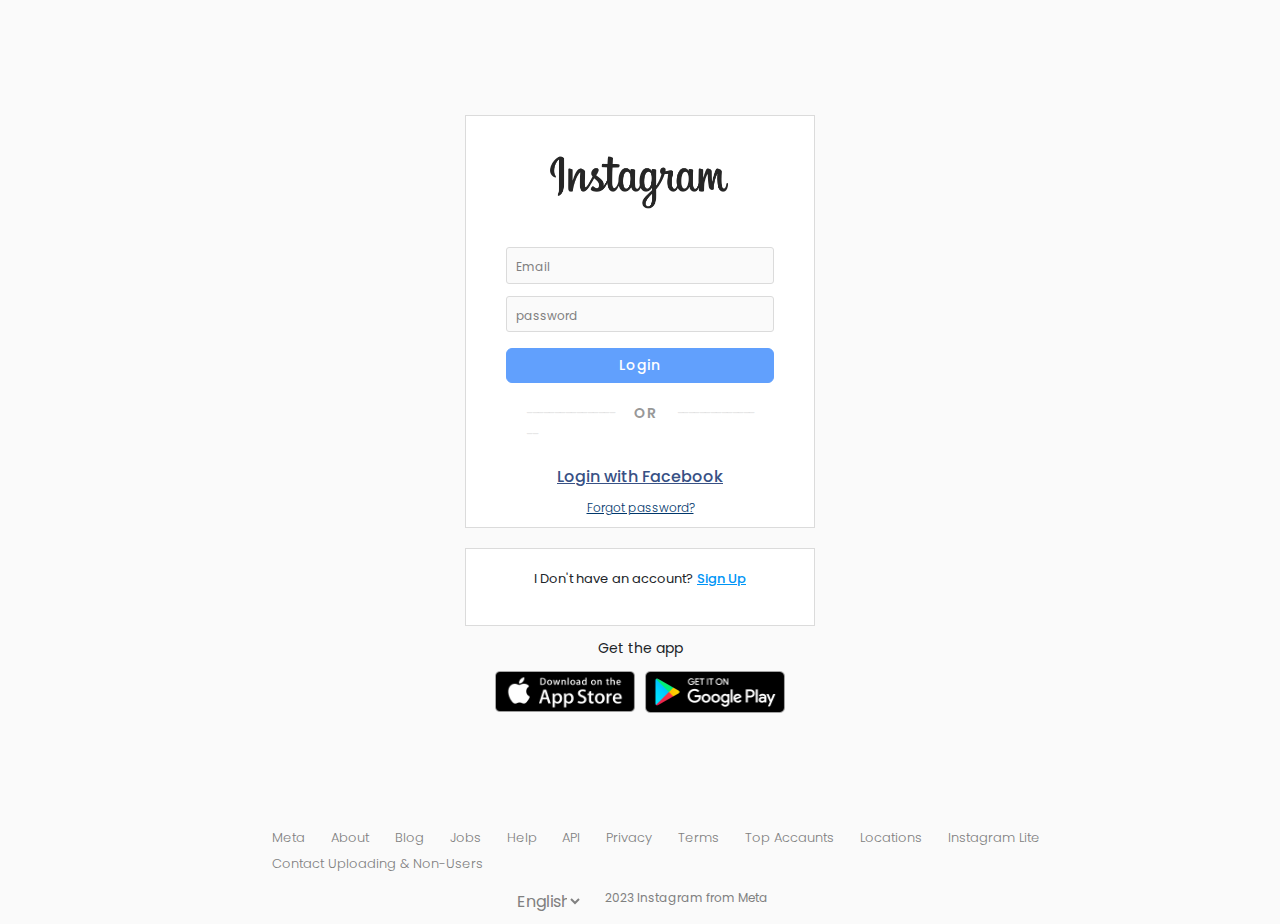
<file: login.html>
<!DOCTYPE html>
<html lang="en">
  <head>
    <meta charset="UTF-8" />
    <meta http-equiv="X-UA-Compatible" content="IE=edge" />
    <meta name="viewport" content="width=device-width, initial-scale=1.0" />
    <title>Instagram</title>
     <link
      rel="stylesheet"
      href="./bootstrap-5.3.1-dist/css/bootstrap.min.css"
    />
    <link rel="stylesheet" href="css/login.css" />
  </head>
  <body>
    <div class="container">
      <div class="form-c">
        <div class="form-steps">
          <form class="form">
            <div class="logoIcon-c">
              <img src="./images/icons.png" alt="" />
            </div>

            <div class="inpt-c">
              <input
                id="login-email"
                onkeyup="changeInput('label-email',this)"
                type="email"
              />
              <label id="label-email" for="">Email</label>
            </div>
            <div class="inpt-c">
              <input
                id="login-pass"
                onkeyup="changeInput('label-pass',this)"
                type="password"
              />
              <label id="label-pass" for="">password</label>
            </div>

            <button id="btn-login" >
              Login
            </button>
            <p id="OR-line">----------------<span>OR</span>----------------</p>
            <a id="login-facebook" href="">Login with Facebook</a>
            <p class="err-message">
              There was a problem Logging you into Instagram. Please try again
              soon.
            </p>
            <a id="forgot-pass" href="">Forgot password?</a>
          </form>
          <div class="subForm">
            <p>I Don't have an account? <a href="index.html">Sign Up</a></p>
          </div>
          <p>Get the app</p>
          <div class="img-c">
            <a href="">
              <img src="./images/app-store.png" alt="" />
            </a>
            <a href="">
              <img src="./images/play-market.png" alt="" />
            </a>
          </div>
        </div>
      </div>
      <footer>
        <ul>
          <li>Meta</li>
          <li>About</li>
          <li>Blog</li>
          <li>Jobs</li>
          <li>Help</li>
          <li>API</li>
          <li>Privacy</li>
          <li>Terms</li>
          <li>Top Accaunts</li>
          <li>Locations</li>
          <li>Instagram Lite</li>
          <li>Contact Uploading & Non-Users</li>
        </ul>
        <div class="foot-end">
          <select name="" id="">
            <option value="">English</option>
            <option value="">Russian</option>
            <option value="">Azerbaijani</option>
            <option value="">Turkish</option>
          </select>
          <span> 2023 Instagram from Meta</span>
        </div>
      </footer>
    </div>
  </body>

  <script src="js/validLogin.js"></script>
</html>
</file>
<file: css/login.css>
@import url("https://fonts.googleapis.com/css2?family=Poppins:wght@100;200;300;400;500;600;700;800;900&display=swap");
* {
  margin: 0;
  padding: 0;
  list-style: none;
  text-decoration: none;
  border: 0;
  outline: 0;
  font-family: "Poppins", sans-serif;
  box-sizing: border-box;
}
button {
  cursor: pointer;
}
body {
  background: rgb(250, 250, 250);
}
.container {
  max-width: 1440px;
  margin: 0 auto;
}
.form-c {
  min-height: 92vh;
  display: flex;
  align-items: center;
  justify-content: center;
}
.slider {
  max-width: 470px;
  border: 1px solid back;
  position: relative;
}
.slider > img {
  max-width: 100%;
  max-height: 100%;
}
.slider-img {
  width: 53.8%;
  position: absolute;
  top: 4%;
  right: 12.6%;
  transition: 0.2s;
}
.form {
  display: flex;
  flex-direction: column;
  align-items: center;
  padding: 40px 40px 10px 40px;
  width: 100%;
  max-width: 350px;
  background: #fff;
  border: 1px solid rgb(219, 219, 219);
}
.form > .logoIcon-c {
  height: 60px;
  overflow: hidden;
  width: 180px;
  margin-bottom: 25px;
}
.form > .logoIcon-c > img {
  width: 180px;
}
.inpt-c {
  position: relative;
  width: 100%;
}
.inpt-c > input {
  border-radius: 3px;
  background: rgb(250, 250, 250);
  padding: 10px 4px 5px 8px;
  color: rgb(38, 38, 38);
  border: 1px solid rgb(219, 219, 219);
  margin: 6px 0;
  width: 100%;
  font-size: 13px;
}
.inpt-c > input:focus {
  border: 1px solid rgb(175, 175, 175);
}
label {
  position: absolute;
  top: 17px;
  left: 10px;
  pointer-events: none;
  color: grey;
  font-size: 12px;
  transition: 0.1s all;
}
.inpt-focused {
  top: 8px;
  left: 5px;
  font-size: 9px;
}
.form > button {
  width: 100%;
  background: rgb(0, 149, 246);
  color: #fff;
  padding: 6px;
  border-radius: 6px;
  margin-top: 10px;
  font-size: 14px;
  letter-spacing: 0.8px;
  font-weight: 500;
  transition: 0.2s;
}
.form > button:hover {
  background: rgb(24, 119, 242);
}
/* .form > button:disabled {
  background: #67b6fa;
} */
.err-message {
  color: rgb(237, 73, 86);
  font-size: 13px;
  letter-spacing: 0.5px;
  text-align: center;
  font-weight: 400;
  margin: 20px 0;
  display: none;
}
.show-err-b{
  display: block;
}
#OR-line {
  font-size: 14px;
  margin: 20px;
  color: rgba(196, 196, 196, 0.418);
  letter-spacing: -2.5px;
}
#OR-line > span {
  margin: 0 20px;
  letter-spacing: 0.8px;
  color: rgb(152, 152, 152);
  font-weight: 600;
}
#login-facebook {
  color: #385185;
  font-weight: 500;
}
#forgot-pass {
  color: rgb(0, 55, 107);
  font-size: 12px;
  font-weight: 300;
  margin-top: 10px;
}
.subForm {
  margin-top: 20px;
  display: flex;
  flex-direction: column;
  align-items: center;
  padding: 20px;
  background: #fff;
  border: 1px solid rgb(219, 219, 219);
}
.subForm > p {
  font-size: 13px;
}
.subForm > p > a {
  color: rgb(0, 149, 246);
  font-weight: 500;
}
.form-steps > p {
  text-align: center;
  margin: 12px 0;
  font-size: 14px;
}
.form-steps > .img-c {
  width: 100%;
  display: flex;
  align-items: center;
  justify-content: center;
  gap: 10px;
}
.form-steps > .img-c > a > img {
  max-width: 140px;
}
footer {
width: 100%;
  max-width: 800px;
  margin: 0 auto;
}
footer > ul {
  display: flex;
  flex-wrap: wrap;
  gap: 6px;
  justify-content: space-between;
}
footer > ul > li{
    font-size: 13px;
    color: grey;
    font-weight: 300;
}

.foot-end {
    margin: 10px 0;
    display: flex;
    gap: 22px;
    justify-content: center;
    color: grey;
}
.foot-end > select{
    width: 70px;
    color: grey;
    background: transparent;
}
.foot-end>span{
    font-size: 12px;
}

@media screen and (max-width:870px){
    .slider{
        display: none;
    }
    footer{
        padding: 10px;
    }
    footer > ul {
        justify-content: center;
    }
}

form.active {
  transform: translateY(-50%);
  opacity: 1;
  z-index: 200;
  transition-delay: .3s;
}
</file>
<file: css/style.css>
@import url('https://fonts.googleapis.com/css2?family=Roboto:wght@300;400;500;700&display=swap');

/* CSS Reset */
*,
*::after,
*::before {
  box-sizing: border-box;
  margin: 0;
  padding: 0;
}

*,
button,
input,
select,
textarea {
  font-family: 'Roboto', sans-serif;
}

/* Vars */
:root {
  --primary: hsl(0, 0%, 100%);
  --secondary: hsl(0, 0%, 98%);
  --border: hsl(0, 0%, 86%);

  --story-border: hsl(0, 0%, 78%);
  --img-border: hsla(0, 0%, 0%, 0.1);

  --text-dark: hsl(0, 0%, 15%);
  --text-light: hsl(0, 0%, 60%);

  --like: hsl(355, 82%, 61%);
  --link: hsl(204, 100%, 48%);

  --header-height: 44px;
  --nav-height: 44px;
}
:root.darkTheme {
  --primary: hsl(0, 0%, 0%);
  --secondary: hsl(0, 0%, 2%);
  --border: hsl(0, 0%, 15%);

  --story-border: hsl(0, 0%, 44%);
  --img-border: hsla(0, 0%, 100%, 0.1);

  --text-dark: hsl(0, 0%, 98%);
  --text-light: hsl(0, 0%, 60%);
}

/* -------------------------------------------------- */

/* General Styles */
body {
  min-height: 100vh;

  display: flex;
  flex-direction: column;
  overflow-y: auto;
}

svg {
  display: block;
}

img {
  max-width: 100%;
}

/* -------------------------------------------------- */

/* Header Navbar */
.header {
  width: 100%;
  height: var(--header-height);
  background-color: var(--primary);

  display: flex;
  justify-content: center;

  position: fixed;
  top: 0;
  left: 0;
  z-index: 2;
}
.header::after {
  content: '';
  position: absolute;
  bottom: 0;

  width: 100%;
  height: 1px;
  background-color: var(--border);
}

.header__content {
  width: 100%;
  max-width: 975px;

  padding: 0 14px;

  display: flex;
  justify-content: space-between;
  align-items: center;
}

.header__home {
  margin-top: 5px;
}
.header__theme-button {
  background-color: transparent;
  border: none;
  cursor: pointer;
}
.header__theme-button-sun {
  display: none;
}
.header__theme-button-moon {
  display: unset;
}
:root.darkTheme .header__theme-button-sun {
  display: unset;
}
:root.darkTheme .header__theme-button-moon {
  display: none;
}

.header__search {
  width: 216px;
  height: 28px;

  display: none;
  align-items: center;
  position: relative;
}
.header__search svg {
  width: 12px;
  height: 12px;

  position: absolute;
  left: 8px;
}
.header__search input {
  width: 100%;
  height: 100%;
  background-color: var(--secondary);

  padding: 4px 10px 4px 28px;
  border: 1px solid var(--border);
  border-radius: 4px;
  outline: none;

  font-size: 12px;
  font-weight: 300;
  text-decoration: none;
  color: var(--text-light);

  text-overflow: ellipsis;
  overflow: hidden;
  white-space: nowrap;
}
.header__search input:focus {
  color: var(--text-dark);
}

.header__buttons {
  display: flex;
  align-items: center;
  gap: 16px;
}

/* Bottom Navbar */
.navbar {
  width: 100%;
  height: var(--nav-height);
  background-color: var(--primary);

  display: flex;
  position: fixed;
  bottom: 0;
  left: 0;
  z-index: 2;
}
.navbar::after {
  content: '';
  position: absolute;
  top: 0;

  width: 100%;
  height: 1px;
  background-color: var(--border);
}

.navbar__button {
  flex: 1 0 auto;
  display: flex;
  justify-content: center;
  align-items: center;
}

.navbar__button.profile-button .profile-button__border {
  width: 28px;
  height: 28px;
  border-width: 2px;
}

/* Main Content */
.main-container {
  background-color: var(--primary);
  margin-top: 0;
  margin-bottom: var(--nav-height);
  
  display: flex;
  flex:1;
}

.content-container {
  width: 100%;
  max-width: 800px;
  
  
  padding: 0 0 8px;

  margin: 0 auto;
  display: flex;
}
.content {
  width: 100%;
  max-width: 560px;

  margin: 0 auto;
  display: flex;
  flex-direction: column;
}

.stories {
  width: 100%;
  
  padding: 16px 0;
  flex-shrink: 0;

  position: relative;
  overflow: hidden;
}
.stories::after {
  content: '';
  position: absolute;
  bottom: 0;

  width: 100%;
  height: 1px;
  background-color: var(--border);
}
.stories__content {
  display: flex;
  overflow-x: auto;
  overflow-y: hidden;
  gap: 16px;
  padding: 0 16px;
  position: relative;

  scroll-behavior: smooth;
  scrollbar-width: none;
}
.stories__content::-webkit-scrollbar {
  display: none;
}

.posts {
  display: flex;
  flex-direction: column;
  flex: 1;
  gap: 8px;
}

.stories__left-button,
.post__left-button,
.stories__right-button,
.post__right-button {
  width: 24px;
  height: 24px;
  display: none;

  background-color: transparent;
  border: none;
  border-radius: 50%;
  cursor: pointer;
  filter: drop-shadow(0px 0px 5px rgba(0, 0, 0, 0.5));

  position: absolute;
  top: 50%;
  transform: translateY(-50%);
  z-index: 1;
}
.stories__left-button {
  left: 10px;
}
.stories__right-button {
  right: 10px;
}
.post__left-button {
  left: 16px;
  opacity: 0.7;
}
.post__right-button {
  right: 16px;
  opacity: 0.7;
}

/* Components */
/* Story */
.story {
  background-color: transparent;
  border: none;
  cursor: pointer;

  display: flex;
  flex-direction: column;
  align-items: center;
  gap: 6px;
}

.story__avatar {
  position: relative;
}
.story__border {
  width: 64px;
  height: 64px;

  fill: none;
  stroke: var(--story-border);
  stroke-width: 1.5;
}
.story--has-story .story__border {
  stroke: url(#--story-gradient);
  stroke-width: 2;
}
.story__picture {
  position: absolute;
  top: 50%;
  left: 50%;
  transform: translate(-50%, -50%);

  width: 56px;
  height: 56px;
  border-radius: 50%;
  overflow: hidden;
}
.story__picture::after {
  content: '';
  position: absolute;
  top: 0;
  bottom: 0;
  left: 0;
  right: 0;

  border: 1px solid var(--img-border);
  border-radius: 50%;
}

.story__user {
  font-size: 12px;
  font-weight: 400;
  color: var(--text-light);
  text-transform: lowercase;

  max-width: 72px;
  text-overflow: ellipsis;
  overflow: hidden;
  white-space: nowrap;
}
.story--has-story .story__user {
  color: var(--text-dark);
}

/* Post */
.post {
  width: 100%;
  display: flex;
  flex-direction: column;
  overflow: hidden;
}

.post__header {
  background-color: var(--primary);
  border-bottom: 1px solid var(--border);

  display: flex;
  justify-content: space-between;
  align-items: center;
  padding: 16px;
}
.post__profile {
  display: flex;
  align-items: center;
  gap: 12px;
}
.post__avatar {
  width: 32px;
  height: 32px;
  border-radius: 50%;
  overflow: hidden;
  position: relative;
}
.post__avatar::after {
  content: '';
  position: absolute;
  top: 0;
  bottom: 0;
  left: 0;
  right: 0;

  border: 1px solid var(--img-border);
  border-radius: 50%;
}
.post__user {
  font-size: 14px;
  font-weight: 500;
  color: var(--text-dark);
  text-decoration: none;
  text-transform: lowercase;
}
.post__user:hover {
  text-decoration: underline;
}
.post__more-options {
  background-color: transparent;
  border: none;
  cursor: pointer;
}

.post__content {
  display: flex;
  position: relative;
}
.post__medias {
  display: flex;
  overflow-y: hidden;
  overflow-x: auto;

  width: 100%;
  scroll-snap-type: x mandatory;
  scroll-behavior: smooth;
  scrollbar-width: none;
}
.post__medias::-webkit-scrollbar {
  display: none;
}
.post__media {
  width: 100%;
  flex: none;
  scroll-snap-align: start;
  scroll-snap-stop: always;
}

.post__footer {
  background-color: var(--primary);
  display: flex;
  flex-direction: column;
  gap: 4px;
  padding: 0 4px;
}
.post__buttons {
  display: flex;
  position: relative;
}
.post__button {
  background-color: transparent;
  border: none;
  cursor: pointer;

  padding: 8px;
}
.post__button--align-right {
  margin-left: auto;
}
.post__indicators {
  display: flex;
  align-items: center;
  gap: 4px;

  position: absolute;
  top: 50%;
  left: 50%;
  transform: translate(-50%, -100%);
}
.post__indicator {
  width: 6px;
  height: 6px;
  border-radius: 50%;
  background-color: var(--text-light);
}
.post__indicator--active {
  background-color: var(--link);
}

.post__infos {
  display: flex;
  flex-direction: column;
  padding: 0 8px;
  gap: 10px;
}
.post__likes,
.post__description {
  display: flex;
}
.post__likes {
  align-items: center;
  gap: 6px;
}
.post__likes-avatar {
  width: 20px;
  height: 20px;
  border-radius: 50%;
  overflow: hidden;
  position: relative;
}
.post__likes-avatar::after {
  content: '';
  position: absolute;
  top: 0;
  bottom: 0;
  left: 0;
  right: 0;

  border: 1px solid var(--img-border);
  border-radius: 50%;
}
.post__likes span,
.post__description span {
  font-size: 14px;
  font-weight: 400;
  color: var(--text-dark);
}
.post__likes a,
.post__description a {
  font-size: 14px;
  font-weight: 500;
  color: var(--text-dark);
  text-decoration: none;
}
.post__name--underline:hover {
  text-decoration: underline;
}
.post__date-time {
  font-size: 10px;
  font-weight: 400;
  color: var(--text-light);
  text-transform: uppercase;
}

/* Side Menu */
.side-menu {
  max-width: 290px;
  position: fixed;
  left: 53%;
  top: 68px;
  transform: translateX(calc(-50% + 322px));

  display: none;
  flex-direction: column;
}

.side-menu__user-profile {
  display: flex;
  align-items: center;

  margin: 20px 0 22px;
}
.side-menu__user-avatar {
  width: 56px;
  height: 56px;
  border-radius: 50%;

  margin-right: 12px;
  flex-shrink: 0;

  overflow: hidden;
  position: relative;
}
.side-menu__user-avatar::after {
  content: '';
  position: absolute;
  top: 0;
  bottom: 0;
  left: 0;
  right: 0;

  border: 1px solid var(--img-border);
  border-radius: 50%;
}
.side-menu__user-info {
  display: flex;
  flex-direction: column;
  align-items: flex-start;
  flex: 1;
  gap: 4px;
}
.side-menu__user-info a {
  font-size: 14px;
  font-weight: 500;
  color: var(--text-dark);
  text-decoration: none;
  text-transform: lowercase;

  max-width: 180px;
  text-overflow: ellipsis;
  overflow: hidden;
  white-space: nowrap;
}
.side-menu__user-info span {
  font-size: 14px;
  font-weight: 400;
  color: var(--text-light);

  max-width: 180px;
  text-overflow: ellipsis;
  overflow: hidden;
  white-space: nowrap;
}
.side-menu__user-button {
  background-color: transparent;
  border: none;
  cursor: pointer;

  font-size: 12px;
  font-weight: 500;
  color: var(--link);

  flex-shrink: 0;
}

.side-menu__suggestions-section {
  display: flex;
  flex-direction: column;
}
.side-menu__suggestions-header {
  display: flex;
  justify-content: space-between;
}
.side-menu__suggestions-header h2 {
  font-size: 14px;
  font-weight: 500;
  color: var(--text-light);
}
.side-menu__suggestions-header button {
  background-color: transparent;
  border: none;
  cursor: pointer;

  font-size: 12px;
  font-weight: 500;
  color: var(--text-dark);
}

.side-menu__suggestions-content {
  display: flex;
  flex-direction: column;
  gap: 16px;

  margin: 16px 0 24px;
  padding-left: 4px;
}
.side-menu__suggestion {
  display: flex;
  align-items: center;
}
.side-menu__suggestion-avatar {
  width: 32px;
  height: 32px;
  border-radius: 50%;

  margin-right: 12px;
  flex-shrink: 0;

  overflow: hidden;
  position: relative;
}
.side-menu__suggestion-avatar::after {
  content: '';
  position: absolute;
  top: 0;
  bottom: 0;
  left: 0;
  right: 0;

  border: 1px solid var(--img-border);
  border-radius: 50%;
}
.side-menu__suggestion-info {
  display: flex;
  align-items: flex-start;
  flex-direction: column;
  flex: 1;
  gap: 2px;
}
.side-menu__suggestion-info a {
  font-size: 14px;
  font-weight: 500;
  color: var(--text-dark);
  text-decoration: none;
  text-transform: lowercase;

  max-width: 180px;
  text-overflow: ellipsis;
  overflow: hidden;
  white-space: nowrap;
}
.side-menu__suggestion-info a:hover {
  text-decoration: underline;
}
.side-menu__suggestion-info span {
  font-size: 12px;
  font-weight: 400;
  color: var(--text-light);

  max-width: 180px;
  text-overflow: ellipsis;
  overflow: hidden;
  white-space: nowrap;
}
.side-menu__suggestion-button {
  background-color: transparent;
  border: none;
  cursor: pointer;

  font-size: 12px;
  font-weight: 500;
  color: var(--link);

  flex-shrink: 0;
}

.side-menu__footer {
  display: flex;
  flex-direction: column;
  gap: 16px;
}
.side-menu__footer-links {
  display: flex;
}
.side-menu__footer-list {
  list-style: none;
}
.side-menu__footer-item {
  display: inline-block;
}
.side-menu__footer-item:not(:last-of-type)::after {
  content: '\00B7';
  margin: 0 0.5px;
}
.side-menu__footer-item,
.side-menu__footer-link,
.side-menu__footer-copyright {
  font-size: 11px;
  font-weight: 400;
  color: var(--text-light);
  text-decoration: none;
}
.side-menu__footer-copyright {
  text-transform: uppercase;
}

/* Profile Button */
.profile-button {
  background-color: transparent;
  border: none;
  outline: none;
  cursor: pointer;
  position: relative;
}
.profile-button__border {
  display: none;

  width: 30px;
  height: 30px;
  border: 1px solid var(--text-dark);
  border-radius: 50%;

  position: absolute;
  top: 50%;
  left: 50%;
  transform: translate(-50%, -50%);
}
.profile-button:focus .profile-button__border {
  display: block;
}
.profile-button__picture {
  width: 24px;
  height: 24px;
  border-radius: 50%;

  overflow: hidden;
  position: relative;
}
.profile-button__picture::after {
  content: '';
  position: absolute;
  top: 0;
  bottom: 0;
  left: 0;
  right: 0;

  border: 1px solid var(--img-border);
  border-radius: 50%;
}

/* Media Queries */
@media (max-width: 767px) {
  .header__buttons--desktop {
    display: none;
  }

  /* Fix post medias indicators bugs on mobile */
  .post__medias {
    gap: 1px;
  }
}

@media (min-width: 620px) {
  .content-container {
    padding: 1% 0 24px;
  }

  .content {
    gap: 24px;
  }

  .stories {
    /* border: 1px solid var(--border);
    border-radius: 4px; */
  }
  .stories::after {
    content: none;
  }

  .posts {
    gap: 24px;
  }
  .post {
    border: 1px solid var(--border);
    border-radius: 4px;
  }
  .post__footer {
    padding: 4px 8px 12px;
  }
  .post__date-time {
    margin-top: 6px;
  }
}

@media (min-width: 768px) {
  :root {
    --header-height: 54px;
    --nav-height: 0px;
  }

  .header__content {
    padding: 0 20px;
  }

  .header__search {
    display: flex;
  }

  .header__buttons--mobile {
    display: none;
  }

  .navbar {
    display: none;
  }
}

@media (min-width: 1024px) {
  .main-container {
    background-color: var(--secondary);
  }

  .content {
    margin: unset;
  }

  .side-menu {
    display: flex;
  }
}





/* buttton */
.btnCreatePost{
  position: fixed;
  bottom: 10px;
  right:10px;
  width: 100px;
  height:30px;
}



.nav-pills li a:hover {
  background-color: #ddd5f04e;
}
.w-15 {
  width: 15%;
}
.w-10 {
  width: 10%;
}
.logo-font {
  font-family: "Grand Hotel", cursive;
  font-size: 30px;
  color: black;
  font-weight: 500;
}
.out-line-n {
  outline: none !important;
  border-color: #ddd5f0 !important;
  border-width: 1px !important;
}
.border-img {
  border: 2px solid salmon;
}
.header{
    visibility: hidden !important;
}
@media(max-width : 1115px){
 .side-bar{
  display: none !important;
 }
 .header{
  visibility: visible !important;
 }
 .main-container{
   margin-top: var(--header-height);
 }
}
.profileImage{
  border-radius: 50%;
  width: 15%;
  height: 30px;
  margin-left: 5px;
}
.label{
  
  background-color: rgb(19, 74, 192);
  color: white;
  padding: 0.5rem;
  font-family: sans-serif;
  border-radius: 0.3rem;
  cursor: pointer;
  margin-top: 1rem;
}

.svg{
  width: 20%;
  margin: auto;
}


#imageUpload{
  color:black
}
input[type="file"]{
  color:black;
}

.btn-close-post{
  background-color: #f6f2ff;
  width:25px;
  height:25px;

}
</file>
